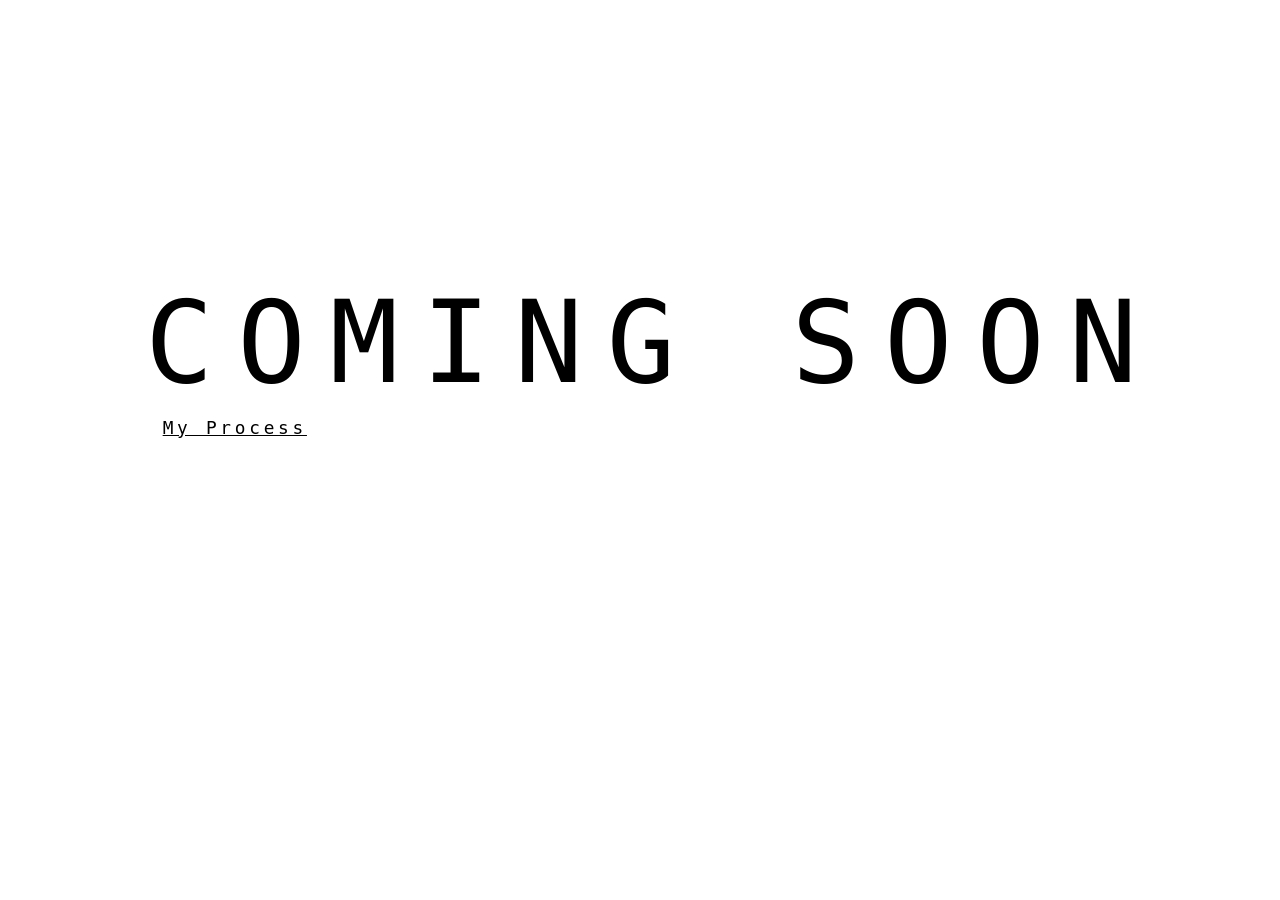
<file: coming-soon/index.html>
<!DOCTYPE html>
<html lang="en">
<head>
  <meta charset="UTF-8">
  <!-- מתאים את העמוד לרוחב המסך בטלפון ובטאבלט -->
  <meta name="viewport" content="width=device-width, initial-scale=1.0">
  <title>Coming Soon</title>
  <!-- הדף נמצא בתיקייה, אז ../ עולה לתיקייה הראשית -->
  <link rel="stylesheet" href="../styles.css">
</head>
<body class="page-light">

  <!-- עמוד "בקרוב": כותרת וקישור לעמוד התהליך -->
  <main class="coming-soon">
    <h1 class="coming-soon-title">COMING SOON</h1>
    <a class="coming-soon-link" href="../process/">My Process</a>
  </main>

</body>
</html>
</file>
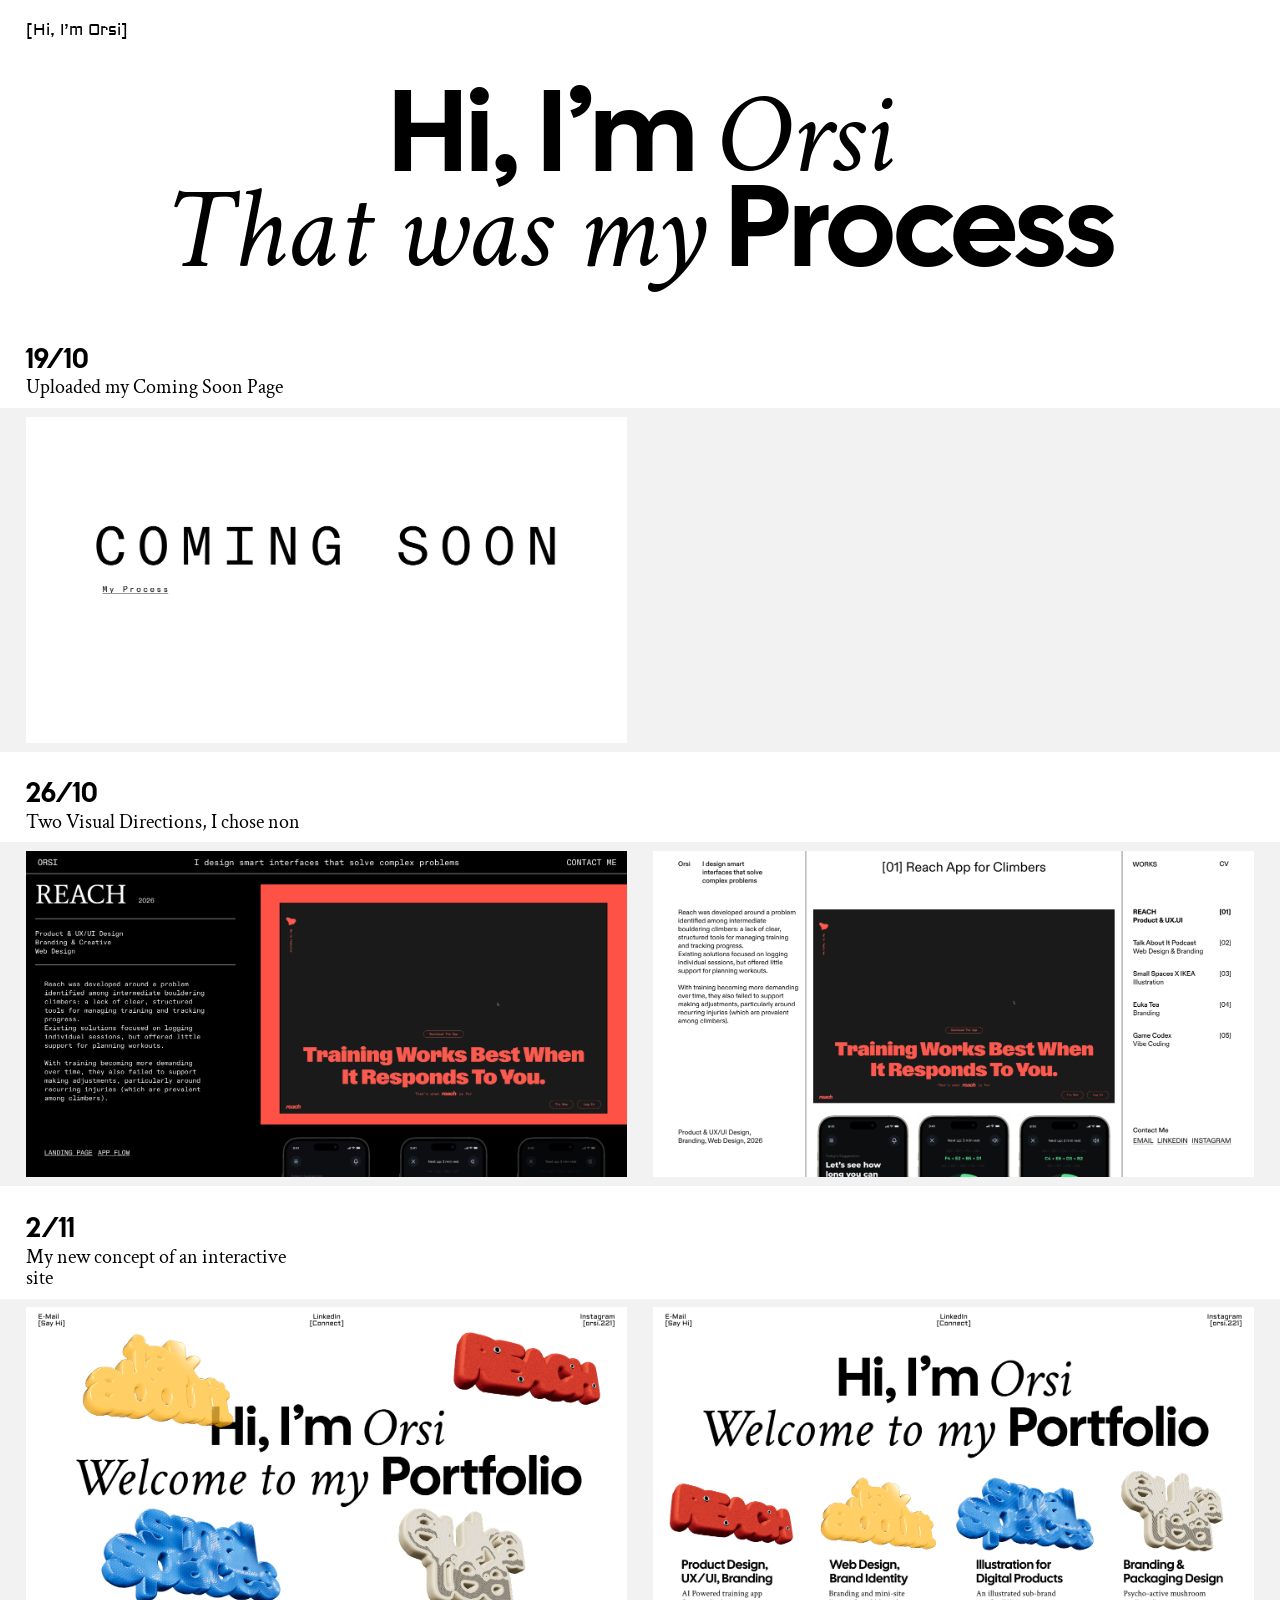
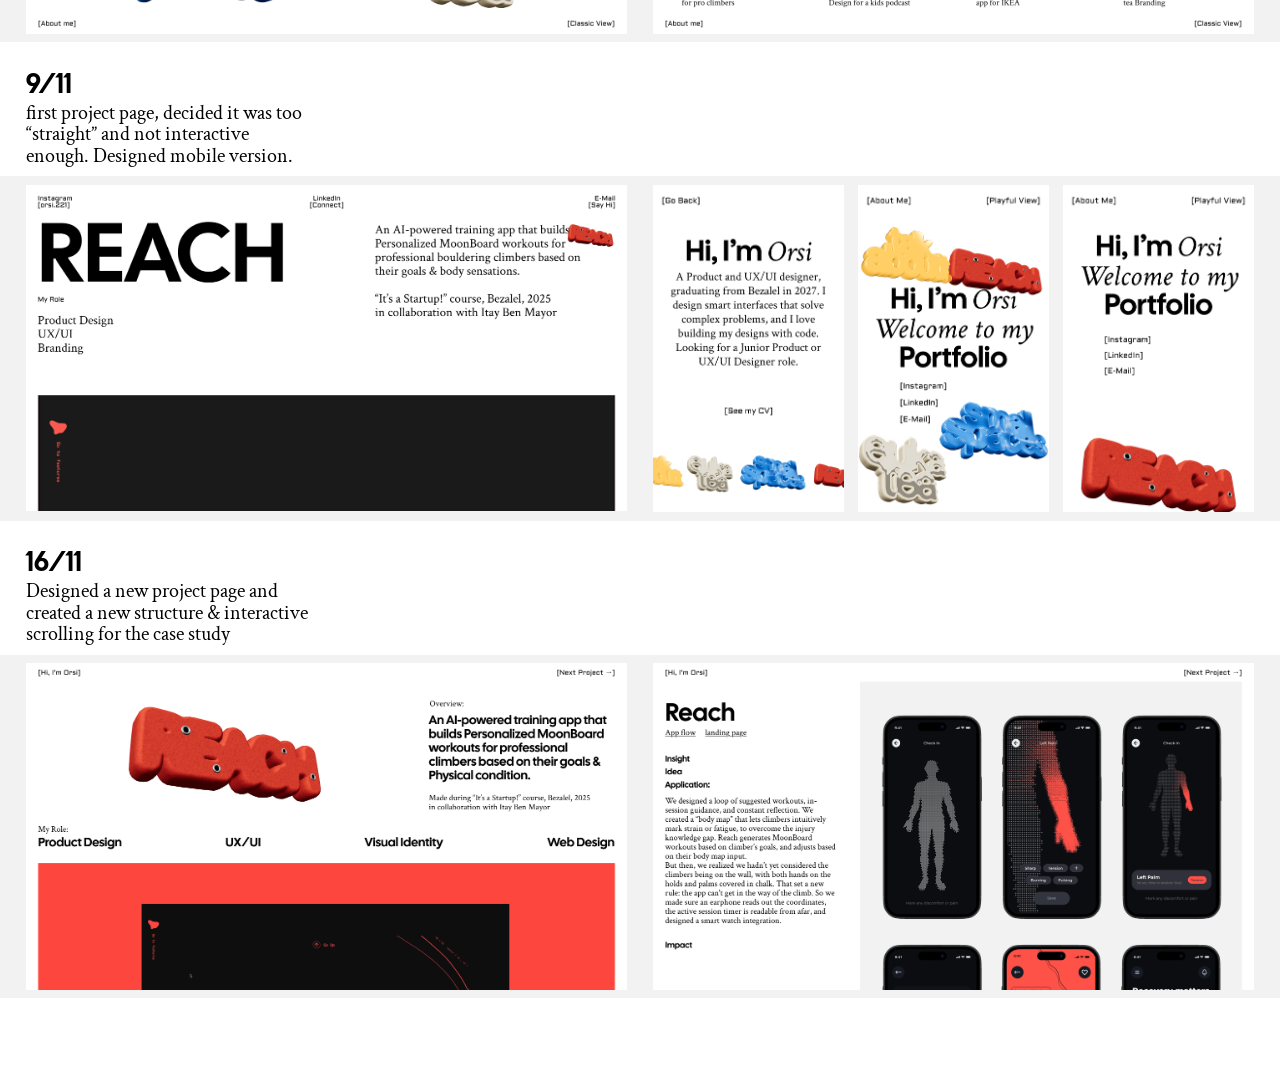
<file: process/index.html>
<!DOCTYPE html>
<html lang="en">
<head>
  <meta charset="UTF-8">
  <!-- מתאים את העמוד לרוחב המסך בטלפון ובטאבלט -->
  <meta name="viewport" content="width=device-width, initial-scale=1.0">
  <title>Process – Or Sinalevich</title>
  <!-- עמוד שמגיעים אליו רק מהכתובת (/process): אין אליו קישור באתר, ומנועי חיפוש לא מציגים אותו -->
  <meta name="robots" content="noindex">

  <!-- הפונטים מהפיגמה, מ-Google Fonts -->
  <link rel="preconnect" href="https://fonts.googleapis.com">
  <link rel="preconnect" href="https://fonts.gstatic.com" crossorigin>
  <link rel="stylesheet" href="https://fonts.googleapis.com/css2?family=Aldrich&family=Cal+Sans&family=Crimson+Text:ital@0;1&display=swap">

  <!-- הדף נמצא בתיקייה, אז ../ עולה לתיקייה הראשית -->
  <link rel="stylesheet" href="../styles.css">
</head>
<body class="page-light">

  <!-- ==========================================
       עמוד ה-process: שלבי העבודה על האתר, לפי תאריכים (חלק מההגשה).
       לכל שלב: תאריך, משפט, ומתחתיו צילומי מסך על רקע אפור
       ========================================== -->
  <main class="process">

    <!-- חזרה לעמוד הבית -->
    <a class="hero-link process-back" href="../">[Hi, I’m Orsi]</a>

    <!-- הכותרת: כמו בעמוד הבית -->
    <h1 class="process-title">
      <span class="process-title-line">Hi, I’m <em class="process-title-italic">Orsi</em></span>
      <span class="process-title-line"><em class="process-title-italic">That was my</em> Process</span>
    </h1>

    <ol class="process-steps">

      <li class="process-step">
        <h2 class="process-date">19/10</h2>
        <p class="process-note">Uploaded my Coming Soon Page</p>
        <div class="process-panel">
          <img class="process-image" src="/process/media/coming-soon.png" alt="The Coming Soon page">
        </div>
      </li>

      <li class="process-step">
        <h2 class="process-date">26/10</h2>
        <p class="process-note">Two Visual Directions, I chose non</p>
        <div class="process-panel">
          <img class="process-image" src="/process/media/direction-b.png" alt="Visual direction B: a dark layout with the REACH project" loading="lazy">
          <img class="process-image" src="/process/media/direction-a.png" alt="Visual direction A: a light layout with the REACH project" loading="lazy">
        </div>
      </li>

      <li class="process-step">
        <h2 class="process-date">2/11</h2>
        <p class="process-note">My new concept of an interactive site</p>
        <div class="process-panel">
          <img class="process-image" src="/process/media/concept-playful.png" alt="The new home page, with 3D objects around the title" loading="lazy">
          <img class="process-image" src="/process/media/concept-index.png" alt="The new home page in Classic View, the projects in a row" loading="lazy">
        </div>
      </li>

      <li class="process-step">
        <h2 class="process-date">9/11</h2>
        <p class="process-note">first project page, decided it was too “straight” and not interactive enough. Designed mobile version.</p>
        <div class="process-panel">
          <img class="process-image" src="/process/media/first-project-page.png" alt="The first REACH project page" loading="lazy">
          <!-- שלושה מסכי טלפון של עמוד הבית: About, התצוגה המשחקית, Classic View -->
          <div class="process-phones">
            <img class="process-image" src="/process/media/mobile-about.png" alt="The home page on the phone: About me" loading="lazy">
            <img class="process-image" src="/process/media/mobile-playful.png" alt="The home page on the phone: the playful view" loading="lazy">
            <img class="process-image" src="/process/media/mobile-classic.png" alt="The home page on the phone: Classic View" loading="lazy">
          </div>
        </div>
      </li>

      <li class="process-step">
        <h2 class="process-date">16/11</h2>
        <p class="process-note">Designed a new project page and created a new structure &amp; interactive scrolling for the case study</p>
        <div class="process-panel">
          <img class="process-image" src="/process/media/new-project-header.png" alt="The new REACH project page: the header" loading="lazy">
          <img class="process-image" src="/process/media/new-project-application.png" alt="The new REACH project page: the case study with scrolling images" loading="lazy">
        </div>
      </li>

    </ol>
  </main>

  <script src="../hover-line.js"></script>

</body>
</html>
</file>
<file: styles.css>
/* ==========================================
   משתנים: הצבעים, הפונטים והריווחים מהפיגמה
   ========================================== */
/* פונטים מקומיים (fonts/): רק לטקסט מעל סרטון המטפס בעמוד REACH */
@font-face {
  font-family: "ABC Gravity";
  src: url("fonts/ABCGravity-Normal-Trial.otf") format("opentype");
  font-display: swap;
}

@font-face {
  font-family: "Reckless Standard S";
  src: url("fonts/RecklessStandardS-TRIAL-Regular.ttf") format("truetype");
  font-display: swap;
}

:root {
  /* צבעים */
  --color-black: #000000;
  --color-white: #FFFFFF;

  /* פונטים */
  /* אם קבצי הפונט לא נמצאים בפרויקט, הדפדפן יציג פונט מונו אחר */
  --font-main: "ABC Diatype Mono", monospace;
  --font-weight-regular: 400;
  --font-hero-ui: "Aldrich", sans-serif;            /* הקישורים בהירו */
  --font-hero-display: "Cal Sans", sans-serif;      /* "Hi, I’m" ותחומי העיסוק */
  --font-hero-name: "Crimson Text", serif;          /* "Orsi", באיטליק */

  /* ההירו: מידת קנה מידה. פיקסל אחד בפריים של פיגמה (1440×781 במחשב),
     קטן או גדל לפי המסך כך שכל הפריים תמיד נכנס */
  /* במסך גדול הפריים גדל עד פי hero-max-scale (מסך ברוחב 1920), ומעבר לזה נשאר בגודל הזה וממורכז (כמו MAX_SCALE ב-hero.js) */
  --hero-max-scale: calc(1920 / 1440);
  --hero-scale: min(calc(100vw / 1440), calc(100svh / 781), calc(var(--hero-max-scale) * 1px));
  /* במסך גבוה יותר מהפריים: הגובה שנשאר מעבר לפריים. ב-Classic View הוא מתחלק שווה בין שלושת המרווחים
     (מעל הכותרת, בין הכותרת לפרויקטים, ומתחת לפרויקטים), ולכן הכותרת עולה שישית ממנו והפרויקטים יורדים שישית */
  --hero-extra: calc(100svh - 781 * var(--hero-scale));
  /* הקישורים בפינות: בגודל של הפיגמה, ובמסך גדול גדלים יחד עם הפריים (אבל לא קטנים ממנו) */
  --hero-link-size: max(16px, calc(16 * var(--hero-scale)));  /* UI בפיגמה */
  --phone-button-size: 18px;                        /* כל הכפתורים בטלפון (ההירו, עמוד פרויקט, 404) */
  --hero-edge: max(29px, calc(29 * var(--hero-scale)));                                /* מרחק הקישורים משולי המסך */
  --hero-link-top: max(22px, calc(22 * var(--hero-scale)));                            /* במחשב: About me ו-Classic View למעלה, 22 מלמעלה */
  --hero-link-bottom: max(16px, calc(16 * var(--hero-scale)));                         /* במחשב: יצירת הקשר למטה, 16 מלמטה */
  /* גודל מינימלי לטקסט שקטן יחד עם המסך, כדי שיישאר קריא (במסך מלא לא משנה כלום) */
  --hero-text-min: 16px;                            /* טקסט לקריאה: תיאורים, About */
  --hero-heading-min: 18px;                         /* התחומים ב-Classic View */
  /* סגנונות הטקסט בהירו (Text Styles בפיגמה). הגדלים בפיקסלים של הפריים, ו-hero-scale מקטין אותם לפי המסך.
     בטלפון חלק מהם מוגדרים מחדש (בסוף הקובץ) */
  --type-display: 130;                      /* הכותרת "Hi, I’m Orsi" */
  --type-display-leading: calc(100 * var(--hero-scale));  /* גובה השורה גדל וקטן יחד עם הכותרת, כדי שהשורות לא יעלו זו על זו */
  --type-lead: 40;                          /* הטקסט ב-About me */
  --type-lead-leading: 1.1;
  --type-heading: 30;                       /* התחומים ב-Classic View */
  --type-heading-leading: 1.1;
  --type-body: 22;                          /* המשפט על כל פרויקט */
  --type-body-leading: 1.1;
  --classic-column: 323;                    /* Classic View: רוחב הטור של כל פרויקט (הטקסט ממורכז בו) */
  --about-lift: 34.5;                       /* במחשב: About me (הכותרת, הטקסט והכפתור) עולה ביחד, כדי שיהיה ממורכז לגובה המסך */
  /* בטלפון: כמה אזור הלחיצה של כפתור גדול מהטקסט שלו, לכל כיוון (כדי להגיע ל-44px) */
  --hero-tap-extra: 13px;
  --hero-contact-gap: 16px;                         /* בטלפון: הרווח בין Instagram, LinkedIn ו-E-Mail */
  /* עמוד פרויקט חדש במחשב (study): הגדלים מהפיגמה, בפיקסלים קבועים */
  --study-ui-size: 16px;                    /* הקישורים בפס העליון (UI) */
  --study-bar-height: 45px;                 /* הפס העליון הלבן */
  --study-bar-text-top: 16px;               /* הקישורים בפס: 16 מלמעלה */
  --study-margin: 29px;                     /* השוליים בצדדים */
  --study-heading-size: 30px;               /* Desktop Heading */
  --study-body-size: 20px;                  /* Desktop Body */
  --study-leading: 1.1;                     /* גובה השורה של שניהם */
  --study-display-size: 60px;               /* "Reach" בקייס סטאדי (קטן מהפיגמה, כדי שהטקסט ייכנס למסך) */
  --study-display-leading: 60px;
  --study-header-top: 41px;                 /* מהפס עד "Overview:" */
  --study-top-height: 300px;                /* מ-"Overview:" עד "My Role:" */
  --study-object-top: 14px;                 /* האובייקט מתחיל קצת מתחת ל-"Overview:" */
  --study-object-width: 470px;
  --study-object-ratio: 470 / 236;          /* הפרופורציות של האובייקט (רוחב / גובה) */
  --study-object-figma-height: 236;         /* גובה האובייקט בפיגמה (מספר בלי px, לחישוב לפי גובה המסך) */
  --study-object-figma-top: 14;             /* המרחק מ-"Overview:" עד האובייקט בפיגמה (מספר בלי px) */
  --study-top-figma-height: 300;            /* מ-"Overview:" עד "My Role:" בפיגמה (מספר בלי px) */
  --study-object-shift: 42px;               /* האובייקט קצת שמאלה ממרכז החלק שלו */
  --study-overview-width: 446px;            /* הטור של הסקירה מימין */
  --study-overview-gap: 11px;               /* מ-"Overview:" עד הטקסט */
  --study-role-gap: 3px;                    /* מ-"My Role:" עד התפקידים */
  --study-paragraph-gap: 27px;              /* בין הסקירה לשורת הקורס */
  --study-cover-gap: 34px;                  /* מהתפקידים עד התמונה */
  --study-cover-color: #FD463E;             /* הרקע האדום מאחורי הסרטון בהדר (בעמודים האחרים: צבע אחר) */
  /* הקייס סטאדי */
  --study-text-column: 410px;               /* רוחב טור הטקסט משמאל */
  --study-columns-gap: 57px;                /* בין הטקסט לדימויים */
  --study-media-gap: 20px;                  /* בין הדימויים */
  --study-title-top: 42px;                  /* מתחת לפס העליון עד "Reach" */
  --study-links-gap: 8px;                   /* מ-"Reach" עד הקישורים */
  --study-link-spacing: 22px;               /* בין App flow ל-landing page */
  --study-chapters-top: 40px;               /* מהקישורים עד הכותרת הראשונה */
  --study-chapter-gap: 9px;                /* בין כותרות החלקים */
  --study-chapter-text-top: 17px;           /* מהכותרת עד הטקסט שלה */
  --study-chapter-text-bottom: 27px;        /* מהטקסט עד הכותרת הבאה (36 פחות הרווח שבין כותרות) */
  --study-chapter-time: 0.5s;               /* כמה זמן לוקח לטקסט להתחלף */
  --study-chapter-shift: 24px;              /* כמה הטקסט זז למעלה / למטה כשהוא מתחלף */
  --study-panel: #F2F2F2;                   /* הרקע האפור מאחורי המסכים */
  --study-panel-video: #EFEFEF;             /* הרקע מאחורי סרטון הטיימר */
  --study-impact-dark: rgba(0, 0, 0, 0.27);       /* שכבה כהה מעל סרטון המטפס */
  --study-impact-tint: rgba(254, 81, 71, 0.21);   /* שכבה אדומה מעל סרטון המטפס */
  --study-impact-red: #FE5147;              /* הטקסט האדום מעל הסרטון */
  --study-impact-leading: 1.07;
  --font-impact-title: "ABC Gravity", sans-serif;
  --font-impact-text: "Reckless Standard S", serif;
  /* ניסיון בעמוד REACH (study-grid): ההדר בגריד של 12 עמודות, עם החוקיות של signal-a.studio.
     השוליים קבועים והכל נשאר צמוד אליהם, והמרווחים נפתחים באמצע */
  --grid-grid-columns: 12;
  --grid-grid-gutter: 20px;                /* הרווח בין העמודות */
  --grid-frame-height: 900;                /* גובה המסך שבו הגדלים כמו בפיגמה */
  --grid-object-max: 1.4;                   /* האובייקט גדל עד פי 1.4 מהגודל בפיגמה, ולא יותר (כדי שלא יתפקסל) */
  --grid-overview-max: 640px;              /* הכי רחב שהסקירה נמתחת (אחר כך נשארת צמודה לשוליים מימין) */
  --grid-overview-max-big: 720px;          /* מ-1920, כשהטקסט גדול יותר */
  --grid-roles-gap: 33px;                  /* מתחת לאובייקט או לסקירה (הגבוה מביניהם) עד "My Role:" */
  /* הפוטר: הפרויקטים האחרים */
  --study-footer-height: 496px;             /* גובה הפוטר (הפריים בפיגמה) */
  /* עמוד Let’s Talk About It במחשב: מה ששונה מ-REACH */
  --talk-yellow: #F4C848;                   /* הרקע הצהוב מאחורי הסרטון בהדר */
  --talk-panel: #E7E5E1;                    /* הרקע האפור מאחורי המסכים */
  --talk-object-width: 475px;               /* האובייקט בהדר */
  --talk-object-ratio: 475 / 297;
  --talk-object-figma-top: -28;
  --talk-object-figma-height: 297;
  --talk-object-top: -28px;                 /* האובייקט מתחיל 28 פיקסלים מעל "Overview:" */
  --talk-object-shift: 83px;                /* האובייקט שמאלה ממרכז החלק שלו */
  /* עמוד Let’s Talk About It בטלפון: מה ששונה מ-REACH */
  --talk-case-object-width: 262;            /* האובייקט בהדר, בפיקסלים */
  --talk-case-object-height: 164;
  --talk-case-object-top: 8px;              /* מהפס עד האובייקט */
  --talk-case-role-top: 22px;               /* מהאובייקט עד "My Role:" */
  --talk-case-cover-top: 25px;              /* מהתפקידים עד הסרטון */
  --talk-drawing-radius: 23px;              /* הפינות המעוגלות של סרטון הציור הראשון ב-Application (במחשב ובטלפון) */
  --talk-drawing-zoom: 1.0645;              /* הסרטון מוגדל כדי שלא יראו את השוליים של ההקלטה (החיתוך בפיגמה) */
  /* עמוד Small Spaces במחשב: מה ששונה מ-REACH */
  --small-blue: #1377FC;                    /* הרקע הכחול מאחורי אתר הנחיתה בהדר */
  --small-object-width: 509px;              /* האובייקט בהדר */
  --small-object-ratio: 509 / 272;
  --small-object-figma-top: -15;
  --small-object-figma-height: 272;
  --small-object-top: -15px;                /* האובייקט מתחיל 15 פיקסלים מעל "Overview:" */
  --small-object-shift: 83px;               /* האובייקט שמאלה ממרכז החלק שלו */
  /* עמוד Small Spaces בטלפון: מה ששונה מ-REACH */
  --small-case-object-width: 290;           /* האובייקט בהדר, בפיקסלים */
  --small-case-object-height: 155;
  --small-case-object-top: 17px;            /* מהפס עד האובייקט */
  --small-case-role-top: 22px;              /* מהאובייקט עד "My Role:" */
  --small-case-cover-top: 25px;             /* מהתפקידים עד אתר הנחיתה */
  /* עמוד Euka Tea במחשב: מה ששונה מ-REACH */
  --euka-object-width: 384px;               /* האובייקט בהדר */
  --euka-object-ratio: 384 / 304;
  --euka-object-figma-top: -15;
  --euka-object-figma-height: 304;
  --euka-object-top: -15px;                 /* האובייקט מתחיל 15 פיקסלים מעל "Overview:" */
  --euka-object-shift: 102px;               /* האובייקט שמאלה ממרכז החלק שלו */
  --euka-about-top: 42px;                   /* מ-"Euka Tea" עד "About:" (אין קישורים ביניהם) */
  /* עמוד Euka Tea בטלפון: מה ששונה מ-REACH */
  --euka-case-object-width: 234;            /* האובייקט בהדר, בפיקסלים */
  --euka-case-object-height: 185;
  --euka-case-object-top: 5px;              /* מהפס עד האובייקט */
  --euka-case-role-top: 4px;                /* מהאובייקט עד "My Role:" */
  --euka-case-cover-top: 25px;              /* מהתפקידים עד התמונה */
  --euka-case-credits-width: 335px;         /* שורת הקורס: קצת צרה יותר, כדי שתישבר כמו בפיגמה */
  --euka-case-footer-objects: 91px;         /* גובה השורה של האובייקטים בפוטר (האובייקט הגבוה: talk about it) */
  --study-footer-side: 121px;              /* מהקצה של המסך עד העמודה הראשונה והאחרונה (נשמר תמיד, והרווחים בין העמודות גדלים) */
  --study-footer-column: 323px;             /* רוחב העמודה של כל פרויקט (הטקסט ממורכז בה) */
  --study-footer-object-bottom: 255px;      /* מלמעלה עד התחתית של כל האובייקטים (כולם על אותו קו) */
  --study-footer-text-top: 262px;           /* מלמעלה עד הכותרות */
  --study-footer-about-size: 22px;          /* המשפט מתחת לכותרת (Desktop Body בפיגמה של הפוטר) */
  --study-contact-top: 448px;               /* מלמעלה עד יצירת הקשר בתחתית הפוטר */
  /* עמוד 404: פריים של 1440×781 במחשב ו-393×670 בטלפון, שגדל וקטן לפי המסך */
  --not-found-scale: min(calc(100vw / 1440), calc(100svh / 781), calc(var(--hero-max-scale) * 1px));  /* עד מסך ברוחב 1920, כמו עמוד הבית */
  --not-found-size: 600;                    /* "404" */
  --not-found-leading: 100;
  --not-found-x: -27.5;                     /* "404" קצת שמאלה מהמרכז */
  --not-found-y: -64.5;                     /* השורה של "404" ביחס לאמצע הגובה */
  --not-found-subtitle-size: 36;            /* "This page Was Not Found" */
  --not-found-subtitle-leading: 100px;
  --not-found-subtitle-width: max-content;  /* במחשב בשורה אחת */
  --not-found-subtitle-x: 0;
  --not-found-subtitle-y: 165.5;            /* מרכז השורה ביחס לאמצע הגובה */
  --not-found-home-y: 265.5;                /* [Go Back Home] ביחס לאמצע הגובה */
  --not-found-home-x: 0;
  --not-found-home-size: var(--study-ui-size);  /* [Go Back Home] */
  --study-footer-about-top: 9px;            /* מהכותרת עד המשפט */
  --study-footer-about-width: 219;          /* רוחב המשפט בפיגמה, בטקסט של 22 (מספר בלי px: הרוחב גדל יחד עם הטקסט) */
  /* עמוד פרויקט בטלפון (case): פריים ברוחב 393 בפיגמה. הטקסטים בגודל קבוע, הדימויים נמתחים לרוחב המסך */
  --case-margin: 18px;                      /* השוליים בצדדים */
  --case-bar-height: 53px;                  /* הפס העליון הלבן */
  --case-bar-text-top: 25px;                /* הקישורים בפס: 25 מלמעלה */
  --case-ui-size: var(--phone-button-size); /* הקישורים בפס העליון: כמו כל הכפתורים בטלפון */
  --case-text-size: 20px;                   /* כל הטקסטים (Text ו-Desktop Body בפיגמה) */
  --case-footer-text-size: 18px;            /* התחומים מתחת לאובייקטים בפוטר */
  --case-leading: 1.1;
  --case-object-top: 25px;                  /* מהפס עד האובייקט */
  --case-object-width: 254;                 /* האובייקט בהדר, בפיקסלים */
  --case-object-height: 128;
  --case-role-top: 41px;                    /* מהאובייקט עד "My Role:" */
  --case-role-gap: 11px;                    /* מ-"My Role:" עד התפקידים */
  --case-role-row-gap: 8px;                 /* בין שתי שורות התפקידים */
  --case-role-column: 179px;                /* הטור השמאלי של התפקידים: הימני מתחיל באמצע המסך */
  --case-cover-top: 34px;                   /* מהתפקידים עד הסרטון */
  --case-text-width: 336px;                 /* הטקסט הרץ של כל חלק */
  --case-title-gap: 13px;                   /* משם החלק ("Insight:") עד המשפט המרכזי */
  --case-lead-gap: 19px;                    /* מהמשפט המרכזי עד ההסבר */
  --case-footer-title-gap: 22px;            /* מ-"Check These Out:" עד הפרויקטים בפוטר */
  --case-credits-gap: 19px;                 /* מהסקירה עד שורת הקורס */
  --case-links-top: 15px;                   /* משורת הקורס עד הקישורים */
  --case-link-spacing: 22px;                /* בין App flow ל-landing page */
  --case-block-gap: 40px;                   /* בין טקסט לדימוי */
  --case-media-gap: 20px;                   /* בין שני דימויים */
  --case-footer-gap: 47px;                  /* בין הפרויקטים בפוטר (כמו בפיגמה). כשהקרוסלה זזה, footer-carousel.js מחשב רווח לפי רוחב המסך */
  --case-footer-text-top: 8px;              /* מהאובייקט עד התחום שלו */
  --case-bottom: 40px;                      /* מתחת לפרויקטים בפוטר, בסוף העמוד */
  /* התנועה בגלילה: אותו מעבר כמו בין הטקסטים בקייס סטאדי במחשב (study-chapter) */
  --case-reveal-time: var(--study-chapter-time);
  --case-reveal-shift: var(--study-chapter-shift);
  --project-parts-size: 20px;               /* בעמוד פרויקט: הרשימה "→ Mobile App" */
  --project-parts-leading: 31px;            /* המרחק בין השורות ברשימה (בפיגמה) */
  --hero-label-size: 24;                            /* במחשב: הטקסט בסמן (בפריים של 1440) */
  --hero-label-width: calc(206 / 24 * 1em);         /* במחשב: הרוחב שבו השורות נשברות: כל טקסט בשתי שורות (Packaging Design הארוכה, 203 עם הריפוד) */
  --hero-label-pad-x: calc(6 / 24 * 1em);           /* במחשב: 6px מהצדדים */
  --hero-label-pad-y: calc(4 / 24 * 1em);           /* במחשב: 4px למעלה ולמטה */
  --hero-label-size-mobile: 20px;                   /* בטלפון: הטקסט מעל האובייקט (Text בפיגמה) */
  --hero-label-leading-mobile: 1.25;                /* בטלפון: 25px בין השורות, כמו בפיגמה */
  --hero-label-width-mobile: 172px;                 /* בטלפון: הרוחב שבו השורות נשברות: כל טקסט בשתי שורות (השורה הארוכה, Packaging Design, 160 + הריפוד) */
  --hero-label-pad-x-mobile: 6px;                   /* בטלפון: 6px מהצדדים */
  --hero-label-pad-y-mobile: 4px;                   /* בטלפון: 4px למעלה ולמטה */
  /* לוח הכיוונון לתנועה (motion-tuner.js, רק בכתובת עם ?tune) */
  --tuner-font: system-ui, sans-serif;
  --tuner-text-size: 12px;
  --tuner-width: 320px;
  --tuner-gap: 8px;
  --tuner-edge: 12px;
  --tuner-shade: rgba(255, 255, 255, 0.94);

  /* הופעת הדף כשהכל נטען (page-ready.js) */
  --page-reveal-time: 0.4s;

  /* המעבר בין התצוגה המשחקית ל-Classic View (כמו התנועה של האובייקטים ב-hero.js) */
  --hero-view-time: 1.1s;
  --hero-view-ease: cubic-bezier(0.65, 0, 0.35, 1);  /* מתחיל ונגמר ברכות */

  /* יחידת מידה: פיקסל אחד בפיגמה.
     הפריים ברוחב 1440px, אז במסך צר יותר הכול קטן באותו יחס */
  --page-width: calc(1440 * var(--unit-grow));
  --unit: min(1px, calc(100vw / 1440));
  /* כמו unit, אבל במסך רחב מ-1440 גם גדל, עד מסך ברוחב 1920 (ואז נעצר, כמו עמוד הבית).
     לדברים הגדולים: Coming Soon והכותרת בעמוד ה-process */
  --unit-grow: min(calc(100vw / 1440), calc(var(--hero-max-scale) * 1px));

  /* גדלי טקסט */
  --text-title: calc(128 * var(--unit-grow));  /* "COMING SOON" */
  --text-small: calc(20 * var(--unit-grow));   /* "My Process" בעמוד ה-Coming Soon */
  --letter-spacing-wide: 0.21em;          /* 21% בפיגמה, בעמוד ה-Coming Soon */

  /* ריווחים (המרחקים מהפריים בפיגמה) */
  --space-title-top: calc(300 * var(--unit-grow));       /* "COMING SOON" מתחילה 300px מלמעלה */
  --space-title-side: calc(163 * var(--unit-grow));      /* ו-163px משמאל */
  --space-link-indent: calc(20 * var(--unit-grow));      /* "My Process" מוזז 20px ימינה מהכותרת */

  /* עמוד ה-process (פריים של 1440 בפיגמה). הגדלים ב-unit, אז במסך צר יותר הכול קטן באותו יחס */
  --process-side: calc(29 * var(--unit));            /* השוליים בצדדים */
  --process-back-top: calc(22 * var(--unit));        /* [Hi, I’m Orsi] למעלה משמאל */
  --process-title-top: calc(98 * var(--unit-grow));       /* מלמעלה עד הכותרת */
  --process-title-size: calc(130 * var(--unit-grow));     /* הכותרת, כמו בעמוד הבית */
  --process-title-leading: calc(100 * var(--unit-grow));
  --process-steps-top: calc(75 * var(--unit-grow));       /* מהכותרת עד התאריך הראשון (387 בפריים) */
  --process-text-width: calc(323 * var(--unit));     /* רוחב הטקסט של כל שלב */
  --process-date-size: calc(30 * var(--unit));       /* התאריך (Desktop Heading) */
  --process-note-size: calc(22 * var(--unit));       /* המשפט מתחת לתאריך */
  --process-leading: 1.1;
  --process-note-gap: calc(5 * var(--unit));         /* מהתאריך עד המשפט */
  --process-panel-top: calc(10 * var(--unit));       /* מהמשפט עד הרקע האפור */
  --process-panel-pad: calc(10 * var(--unit));       /* הרקע האפור בולט 10 מעל ומתחת לתמונות */
  --process-image-gap: calc(29 * var(--unit));       /* בין שתי תמונות */
  --process-phone-gap: calc(15 * var(--unit));       /* בין מסכי הטלפון */
  --process-step-gap: calc(30 * var(--unit));        /* מהרקע האפור עד התאריך הבא */
  --process-bottom: calc(87 * var(--unit));          /* מתחת לשלב האחרון */
}

/* מסך גדול (1920 ומעלה): הטקסט בעמוד ה-process גדל במדרגה אחת, כמו בעמודי הפרויקטים */
@media (min-width: 1920px) {
  :root {
    --process-date-size: 34px;
    --process-note-size: 24px;
    --process-text-width: calc(323 / 22 * 24px);   /* רוחב הטקסט גדל יחד איתו, כדי שיישבר כמו בפיגמה */
  }
}

/* ==========================================
   בסיס
   ========================================== */
* {
  margin: 0;
  padding: 0;
  box-sizing: border-box;
}

body {
  font-family: var(--font-main);
  font-weight: var(--font-weight-regular);
}

/* עמוד בהיר: רקע לבן וטקסט שחור (Coming Soon) */
.page-light {
  background-color: var(--color-white);
  color: var(--color-black);
}


img {
  display: block;
}

/* ==========================================
   עמוד "Coming Soon" (index.html)
   ========================================== */

/* המסך כולו, ברוחב הפריים ובמרכז */
.coming-soon {
  max-width: var(--page-width);
  min-height: 100vh;
  margin: 0 auto;
  padding-top: var(--space-title-top);
  padding-left: var(--space-title-side);
}

/* הכותרת הגדולה */
.coming-soon-title {
  font-size: var(--text-title);
  font-weight: var(--font-weight-regular);
  letter-spacing: var(--letter-spacing-wide);
  line-height: 1.328;  /* כמו בפיגמה: 170px גובה ל-128px טקסט */
  white-space: nowrap;  /* תמיד בשורה אחת */
}

/* הקישור לעמוד ה-process, עם קו תחתון */
.coming-soon-link {
  display: inline-block;
  margin-left: var(--space-link-indent);
  font-size: var(--text-small);
  letter-spacing: var(--letter-spacing-wide);
  color: inherit;  /* אותו צבע כמו הטקסט, ולא כחול */
  text-decoration: underline;
}

/* ==========================================
   עמוד ה-process (process/index.html): שלבי העבודה לפי תאריכים.
   מגיעים אליו רק מהכתובת /process (אין אליו קישור באתר)
   ========================================== */
.process {
  position: relative;
  padding: var(--process-title-top) var(--process-side) var(--process-bottom);
}

/* [Hi, I’m Orsi]: חזרה לעמוד הבית, למעלה משמאל */
.process-back {
  top: var(--process-back-top);
  left: var(--process-side);
  font-family: var(--font-hero-ui);
  font-size: var(--study-ui-size);
}

/* הכותרת, כמו בעמוד הבית: "Hi, I’m" ו-"Process" ב-Cal Sans, "Orsi" ו-"That was my" באיטליק */
.process-title {
  font-family: var(--font-hero-display);
  font-size: var(--process-title-size);
  font-weight: var(--font-weight-regular);
  line-height: var(--process-title-leading);
  text-align: center;
  white-space: nowrap;
}

.process-title-line {
  display: block;
}

.process-title-italic {
  font-family: var(--font-hero-name);
  font-style: italic;
}

.process-steps {
  margin-top: var(--process-steps-top);
  list-style: none;
}

.process-step + .process-step {
  margin-top: var(--process-step-gap);
}

/* התאריך והמשפט */
.process-date,
.process-note {
  width: var(--process-text-width);
  font-weight: var(--font-weight-regular);
  line-height: var(--process-leading);
}

.process-date {
  font-family: var(--font-hero-display);
  font-size: var(--process-date-size);
}

.process-note {
  margin-top: var(--process-note-gap);
  font-family: var(--font-hero-name);
  font-size: var(--process-note-size);
}

/* הרקע האפור: מקצה לקצה של המסך (יוצא מהשוליים של העמוד), והתמונות בתוכו בשוליים הרגילים,
   בשני טורים (שלב עם תמונה אחת: רק הטור השמאלי) */
.process-panel {
  display: grid;
  grid-template-columns: 1fr 1fr;
  column-gap: var(--process-image-gap);
  margin: var(--process-panel-top) calc(-1 * var(--process-side)) 0;
  padding: var(--process-panel-pad) var(--process-side);
  background: var(--study-panel);
}

.process-image {
  display: block;
  width: 100%;
  height: auto;
}

/* שלושה מסכי טלפון בטור הימני */
.process-phones {
  display: grid;
  grid-template-columns: repeat(3, 1fr);
  column-gap: var(--process-phone-gap);
}

/* ==========================================
   טלפון: עד שיהיה עיצוב לנייד בפיגמה,
   הטקסט לא קטן מדי והתמונות אחת מתחת לשנייה
   ========================================== */
@media (max-width: 767px) {
  :root {
    --text-title: 9vw;  /* "COMING SOON" ממלאת את רוחב המסך */
    --space-title-side: 16px;
    --space-link-indent: 0px;
    --text-small: 14px;
  }
}

/* ==========================================
   ההירו בעמוד הבית (index.html)
   ========================================== */

/* מסך אחד מלא. כל החלקים ממוקמים ביחס אליו */
.hero {
  position: relative;
  height: 100svh;
  overflow: hidden;
  font-family: var(--font-hero-ui);
  user-select: none;  /* גרירה על ההירו לא מסמנת טקסט */
  -webkit-touch-callout: none;  /* באייפון: לחיצה ממושכת לא פותחת תפריט */
}

/* כל הקישורים: שחורים. בהובר מופיע קו תחתון שמתחיל מהאמצע ומתפשט לצדדים */
.hero-link {
  position: absolute;
  font-size: var(--hero-link-size);
  line-height: normal;
  color: inherit;
  text-decoration: none;
  white-space: nowrap;
  z-index: 1;
}

/* הקו התחתון בהובר: הקו הרגיל של הדפדפן, שמתגלה מהאמצע החוצה.
   מעל הטקסט יושב עותק שקוף שלו (::after) שרואים בו רק את הקו התחתון,
   והעותק נחשף מהאמצע לצדדים (clip-path). את הטקסט של העותק מעדכן hover-line.js */
.hero-link-line {
  position: relative;
}

.hero-link:not(.hero-link-two-lines)::after,
.hero-link-line::after {
  content: attr(data-text);
  content: attr(data-text) / "";  /* קוראי מסך לא מקריאים את העותק */
  position: absolute;
  top: 0;
  left: 0;
  color: transparent;
  text-decoration: underline;
  text-decoration-color: var(--color-black);
  white-space: nowrap;
  pointer-events: none;
  clip-path: inset(0 50%);        /* מוסתר: נשאר רק פס ברוחב 0 באמצע */
  transition: clip-path 0.3s ease;
}

.hero-link:hover::after,
.hero-link:hover .hero-link-line::after {
  clip-path: inset(0 0);          /* בהובר: נחשף עד הקצוות */
}

/* כפתורים (About, Classic View) נראים בדיוק כמו הקישורים */
button.hero-link {
  background: none;
  border: 0;
  padding: 0;
  font-family: inherit;
  cursor: pointer;
}

/* --- קישורים במחשב: למטה יצירת קשר, למעלה About me ו-Classic View --- */
.hero-nav-desktop .hero-link-instagram,
.project-nav .hero-link-instagram {
  bottom: var(--hero-link-bottom);
  right: var(--hero-edge);
  text-align: right;
}

.hero-nav-desktop .hero-link-linkedin,
.project-nav .hero-link-linkedin {
  bottom: var(--hero-link-bottom);
  left: 50%;
  transform: translateX(-50%);
  text-align: center;  /* LinkedIn ו-[Connect] ממורכזים זה מעל זה */
}

.hero-nav-desktop .hero-link-email,
.project-nav .hero-link-email {
  bottom: var(--hero-link-bottom);
  left: var(--hero-edge);
}

.hero-nav-desktop .hero-link-about {
  top: var(--hero-link-top);
  left: var(--hero-edge);
}

.hero-nav-desktop .hero-link-view {
  top: var(--hero-link-top);
  right: var(--hero-edge);
}

/* הקישורים של הטלפון מוסתרים במחשב */
.hero-nav-mobile {
  display: none;
}

/* הכותרת: במרכז המסך, בשתי שורות. בכל תצוגה היא בגודל ובגובה אחרים, ועוברת ביניהם ברכות */
.hero-title {
  position: absolute;
  top: calc(50% - 153.5 * var(--hero-scale));  /* 237 בפריים */
  left: 50%;
  transform: translateX(-50%);
  font-family: var(--font-hero-display);
  font-size: calc(var(--type-display) * var(--hero-scale));
  font-weight: var(--font-weight-regular);
  line-height: var(--type-display-leading);
  text-align: center;
  white-space: nowrap;
  transition: top var(--hero-view-time) var(--hero-view-ease),
              font-size var(--hero-view-time) var(--hero-view-ease),
              line-height var(--hero-view-time) var(--hero-view-ease);
}

.hero-title-line {
  display: block;
}

/* "Welcome to my Portfolio": נעלמת ב-About me */
.hero-title-welcome {
  transition: opacity 0.4s ease, visibility 0.4s;
}

.hero.is-about .hero-title-welcome {
  opacity: 0;
  visibility: hidden;
}

/* "Orsi" ו-"Welcome to my": פונט אחר, באיטליק.
   line-height: 0: הפונט השני לא מגדיל את השורה, וגובה השורה נשאר כמו בפיגמה */
.hero-title-name {
  font-family: var(--font-hero-name);
  font-style: italic;
  line-height: 0;
}

/* האזור שבו מצוירים האובייקטים: כל המסך, מעל הכותרת.
   fixed: נשאר על המסך גם כשגוללים (Classic View בטלפון), ו-hero.js מזיז את האובייקטים עם הגלילה.
   pointer-events: none מאפשר ללחוץ על הקישורים שמתחתיו */
.hero-objects {
  position: fixed;
  top: 0;
  left: 0;
  width: 100%;
  height: 100vh;
  height: 100lvh;  /* המסך במלואו, גם כשסרגל הדפדפן בטלפון מתכווץ */
  pointer-events: none;
  z-index: 2;
}

/* הטקסט שמופיע ליד אובייקט (בהובר ובזמן שמחזיקים אותו).
   hero.js מזיז אותו כך שיהיה צמוד לאובייקט */
.hero-object-label {
  position: absolute;
  top: 0;
  left: 0;
  width: var(--hero-label-width);  /* הרוחב לפי גודל הטקסט, כדי שהשורות יישברו כמו בפיגמה */
  font-family: var(--font-hero-display);
  font-size: max(var(--hero-text-min), calc(var(--hero-label-size) * var(--hero-scale)));
  line-height: 1.2;
  pointer-events: none;
  z-index: 3;
  opacity: 0;
  transition: opacity 0.2s ease;
}

/* רקע שחור לכל שורה בנפרד: כל שורה ברוחב שלה, והשורות צמודות זו לזו.
   במחשב: ריפוד גם למעלה ולמטה, כמו בפיגמה (הרקעים של השורות נוגעים זה בזה) */
.hero-object-label-text {
  padding: var(--hero-label-pad-y) var(--hero-label-pad-x);
  background: var(--color-black);
  color: var(--color-white);
  -webkit-box-decoration-break: clone;  /* הריפוד חוזר בכל שורה */
  box-decoration-break: clone;
}

/* שתי שכבות של אותו טקסט, שנשברות לשורות באותו מקום:
   בשכבה התחתונה רואים רק את הרקעים השחורים, ובשכבה העליונה רק את האותיות.
   כך הרקע של שורה לא מסתיר את תחתית האותיות בשורה שמעליה (כמו בפיגמה) */
.hero-object-label > .hero-object-label-text {
  color: transparent;
}

.hero-object-label-ink {
  position: absolute;
  inset: 0;
}

.hero-object-label-ink .hero-object-label-text {
  background: none;
}

.hero-object-label.is-visible {
  opacity: 1;
}

/* ==========================================
   Classic View: האובייקטים בשורה, ומתחת לכל אחד התחום ומשפט על הפרויקט.
   hero.js מוסיף ל-.hero את המחלקה is-classic
   ========================================== */

/* הכותרת עולה למעלה */
.hero.is-classic .hero-title {
  top: calc(50% - 292.5 * var(--hero-scale) - var(--hero-extra) / 6);  /* 98 בפריים */
}

.classic-list {
  list-style: none;
}

/* המקום לאובייקט מעל הטקסט: רק בטלפון */
.classic-object-space {
  display: none;
}

/* כל פרויקט: טור ברוחב 323 (בפיגמה), והטקסט ממורכז בו, מתחת לאובייקט.
   center: מרכז הטור. במסך רחב השורה נפתחת לרוחב (spread, כמו ב-hero.js),
   והטקסט זז יחד עם האובייקט שלו */
.classic-item {
  --spread: min(max(var(--hero-scale), calc(100vw / 1440)), calc(var(--hero-scale) * 1.3));
  position: absolute;
  left: calc(50% + (var(--center) - 720) * var(--spread) - var(--classic-column) / 2 * var(--hero-scale));
  top: calc(50% + (var(--y) - 390.5) * var(--hero-scale) + var(--hero-extra) / 6);
  width: calc(var(--classic-column) * var(--hero-scale));
  text-align: center;

  /* בתצוגה המשחקית: מוסתר */
  opacity: 0;
  visibility: hidden;
  transform: translateY(calc(12 * var(--hero-scale)));
  transition: opacity 0.25s ease, transform 0.25s ease, visibility 0s 0.25s;
}

/* ב-Classic View: מופיע אחרי שהאובייקט הגיע למקומו (delay) */
.hero.is-classic .classic-item {
  opacity: 1;
  visibility: visible;
  transform: none;
  transition: opacity 0.6s ease var(--delay),
              transform 0.6s ease var(--delay),
              visibility 0s var(--delay);
}

.classic-item-reach        { --center: 190.5;  --y: 559; --field-width: 265; --about-width: 219; --delay: 0.9s; }
.classic-item-talk         { --center: 543.5;  --y: 559; --field-width: 225; --about-width: 219; --delay: 0.98s; }
.classic-item-small-spaces { --center: 896.5;  --y: 559; --field-width: 265; --about-width: 219; --delay: 1.06s; }
.classic-item-euka         { --center: 1249.5; --y: 559; --field-width: 265; --about-width: 219; --delay: 1.14s; }

/* התחום והמשפט: כל אחד ברוחב שלו מהפיגמה (כדי שהשורות יישברו כמו שם), באמצע הטור */
.classic-field,
.classic-about {
  margin-left: auto;
  margin-right: auto;
}

/* התחום: "Product Design, UX/UI, Branding" */
/* הרוחב נמדד לפי גודל הטקסט (em), כדי שהשורות יישברו כמו בפיגמה גם כשהטקסט בגודל המינימלי */
.classic-field {
  width: calc(var(--field-width) / var(--type-heading) * 1em);
  font-family: var(--font-hero-display);
  font-size: max(var(--hero-heading-min), calc(var(--type-heading) * var(--hero-scale)));
  font-weight: var(--font-weight-regular);
  line-height: var(--type-heading-leading);
}

/* המשפט על הפרויקט */
.classic-about {
  width: calc(var(--about-width) / var(--type-body) * 1em);
  margin-top: calc(9 * var(--hero-scale));
  font-family: var(--font-hero-name);
  font-size: max(var(--hero-text-min), calc(var(--type-body) * var(--hero-scale)));
  line-height: var(--type-body-leading);
}

/* ==========================================
   About me: הכותרת עולה, ומתחתיה טקסט וכפתור קורות החיים.
   hero.js מוסיף ל-.hero את המחלקה is-about
   ========================================== */
.hero.is-about .hero-title {
  top: calc(50% - (151.5 + var(--about-lift)) * var(--hero-scale));  /* 239 בפריים, פחות ההרמה */
}

/* ב-About אין מעבר ל-Classic View (וגם לא קישורי יצירת הקשר בטלפון) */
.hero-link-view {
  transition: opacity 0.3s ease, visibility 0.3s;
}

.hero.is-about .hero-link-view,
.hero.is-about .hero-contact-list {
  opacity: 0;
  visibility: hidden;
}

/* החלקים של About: מוסתרים, ומופיעים אחרי שהאובייקטים זזו לפינות */
.about-part {
  position: absolute;
  left: 50%;
  opacity: 0;
  visibility: hidden;
  transform: translate(-50%, calc(12 * var(--hero-scale)));
  transition: opacity 0.25s ease, transform 0.25s ease, visibility 0s 0.25s;
}

.hero.is-about .about-part {
  opacity: 1;
  visibility: visible;
  transform: translate(-50%, 0);
  transition: opacity 0.6s ease var(--delay),
              transform 0.6s ease var(--delay),
              visibility 0s var(--delay);
}

.about-text {
  --delay: 0.6s;
  top: calc(50% + (365 - 390.5 - var(--about-lift)) * var(--hero-scale));
  width: calc(910 / 40 * 1em);
  font-family: var(--font-hero-name);
  font-size: max(var(--hero-text-min), calc(var(--type-lead) * var(--hero-scale)));
  line-height: var(--type-lead-leading);
  text-align: center;
}

.about-cv {
  --delay: 0.75s;
  top: calc(50% + (594 - 390.5 - var(--about-lift)) * var(--hero-scale));
}

/* מי שביקש פחות תנועה בהגדרות המכשיר: המעבר מיידי */
@media (prefers-reduced-motion: reduce) {
  .hero .hero-title,
  .hero .hero-title-welcome,
  .hero .hero-contact-list,
  .hero .hero-link-view,
  .hero .classic-item,
  .hero.is-classic .classic-item,
  .hero .about-part,
  .hero.is-about .about-part,
  .hero .hero-link::after,
  .hero .hero-link-line::after {
    transition: none;
  }
}

/* --- טלפון: פריים של 393×670 בפיגמה --- */
@media (max-width: 767px) {
  :root {
    --hero-scale: min(calc(100vw / 393), calc(100svh / 670));
    --hero-extra: 0px;   /* בטלפון אין חלוקה של הגובה (Classic View הוא עמוד ארוך) */
    --hero-edge: 18px;
    /* כל הכפתורים בטלפון: 18 (גדול יותר מבפיגמה, כדי שיהיה קל ללחוץ באצבע) */
    --hero-link-size: var(--phone-button-size);
    --hero-contact-leading: 18px;                   /* גובה השורה של Instagram, LinkedIn, E-Mail (כמו בפיגמה) */

    /* בטלפון נשארים הערכים הקודמים של הטקסט (1.1 הוא למחשב) */
    --type-lead-leading: 1.2;
    --type-heading-leading: 1.2;
    --type-body: 22;
    --type-body-leading: normal;

    /* סגנונות הטקסט בטלפון (Phone ... בפיגמה) */
    --type-display: 60;
    --type-display-leading: 60px;   /* גובה שורה קבוע */

    /* איפה נגמרת הכותרת, מהראש שלה: שלוש שורות. כשהטקסט גדול מגובה השורה (מסך גדול),
       האותיות בולטות מתחת לשורה, אז מוסיפים גם את זה */
    --title-bottom: calc(3 * var(--type-display-leading)
                         + max(0px, (var(--type-display) * var(--hero-scale) - var(--type-display-leading)) / 2));
    /* המרחק מראש הכותרת ל-Instagram (בפיגמה: 201 בתצוגה המשחקית, 214 ב-Classic View) */
    --title-to-contacts: calc(var(--title-bottom) + 21 * var(--hero-scale));
    --title-to-contacts-classic: calc(var(--title-bottom) + 34 * var(--hero-scale));
    --type-lead: 24;
    --type-heading: 24;
  }

  .hero-nav-desktop {
    display: none;
  }

  /* הטקסט מעל האובייקט (כשנוגעים בו): בגודל קבוע, כמו בפיגמה (המקום נקבע ב-hero.js) */
  .hero-object-label {
    width: var(--hero-label-width-mobile);
    font-size: var(--hero-label-size-mobile);
    line-height: var(--hero-label-leading-mobile);
  }

  .hero-object-label-text {
    padding: var(--hero-label-pad-y-mobile) var(--hero-label-pad-x-mobile);
  }

  .hero-nav-mobile {
    display: block;
  }

  .hero-nav-mobile .hero-link-about {
    top: 25px;
    left: var(--hero-edge);
  }

  .hero-nav-mobile .hero-link-view {
    top: 25px;
    right: var(--hero-edge);
  }

  /* Instagram, LinkedIn, E-Mail: אחד מתחת לשני, מתחת לכותרת */
  .hero-contact-list {
    position: absolute;
    top: calc(50svh - 175 * var(--hero-scale) + var(--title-to-contacts));  /* מתחת לכותרת */
    left: calc(50% - (196.5 - 86) * var(--hero-scale));
    display: flex;
    flex-direction: column;
    gap: var(--hero-contact-gap);
    transition: top var(--hero-view-time) var(--hero-view-ease),
                opacity 0.3s ease, visibility 0.3s;
  }

  .hero-contact-list .hero-link {
    position: relative;  /* כדי שהקו בהובר ואזור הלחיצה יהיו צמודים לקישור */
    line-height: var(--hero-contact-leading);
  }

  /* אזור לחיצה גדול יותר מהטקסט, שקוף: אצבע לא צריכה לפגוע בדיוק באותיות.
     לפחות 44px גובה, כמו שממליצים לטלפון */
  .hero-link::before {
    content: "";
    position: absolute;
    inset: calc(-1 * var(--hero-tap-extra));
  }

  /* ברשימה הקישורים קרובים זה לזה: האזור מגיע עד אמצע הרווח, כדי שלא יעלו זה על זה */
  .hero-contact-list .hero-link::before {
    inset: calc(var(--hero-contact-gap) / -2) calc(-1 * var(--hero-tap-extra));
  }

  /* הכותרת בשלוש שורות: הרוחב (ב-em) שובר את "Welcome to my Portfolio" כמו בפיגמה */
  /* svh ולא %: כך הכותרת לא קופצת כשההירו מתארך ב-Classic View */
  .hero-title {
    top: calc(50svh - 175 * var(--hero-scale));  /* 160 בפריים: גבוה יותר מבפיגמה (204), לבקשתך */
    width: calc(352 / 60 * 1em);
    white-space: normal;
  }

  /* --- Classic View בטלפון: עמוד ארוך שגוללים בו (פריים של 393×2028 בפיגמה) --- */
  .hero.is-classic {
    height: auto;  /* כמה שהפרויקטים צריכים */
    min-height: 100svh;
  }

  /* ב-Classic View וב-About: גוללים למעלה ולמטה כרגיל, וגרירה הצידה על אובייקט מסובבת אותו (hero.js) */
  .hero.is-classic,
  .hero.is-about {
    touch-action: pan-y;
  }

  /* האובייקטים מצוירים על כל אורך העמוד וגוללים יחד איתו, כדי שלא יפגרו אחרי הגלילה */
  .hero.is-classic .hero-objects {
    position: absolute;
    height: 100%;
  }

  .hero.is-classic .hero-title {
    top: calc(96 * var(--hero-scale));
  }

  /* Instagram, LinkedIn, E-Mail: באותו מרחק מהכותרת כמו בתצוגה המשחקית */
  .hero.is-classic .hero-contact-list {
    top: calc(96 * var(--hero-scale) + var(--title-to-contacts-classic));
  }

  /* הפרויקטים אחד מתחת לשני. כל פרויקט: אובייקט וצמוד אליו הטקסט,
     ורווח גדול עד הפרויקט הבא, כדי שיהיה ברור מה שייך למה */
  .classic-list {
    position: relative;
    display: flex;
    flex-direction: column;
    gap: calc(70 * var(--hero-scale));
    /* הפרויקט הראשון: 119 מתחת ל-E-Mail (86: גובה רשימת הקישורים) */
    padding-top: calc(96 * var(--hero-scale) + var(--title-to-contacts-classic) + 86px + 119 * var(--hero-scale));
    padding-bottom: calc(28 * var(--hero-scale));
  }

  .classic-item {
    position: relative;
    left: auto;
    top: auto;
    width: 100%;
    text-align: center;
  }

  /* המקום של האובייקט מעל הטקסט. hero.js קובע את הגובה (--object-height) ומצייר בו את האובייקט */
  .classic-object-space {
    display: block;
    height: var(--object-height, 0px);
    margin-bottom: calc(15 * var(--hero-scale));
  }

  .classic-about {
    margin-top: calc(1.2 * var(--hero-scale));
  }

  .classic-item-reach        { --field-width: 357; --about-width: 307; }
  .classic-item-talk         { --field-width: 357; --about-width: 357; }
  .classic-item-small-spaces { --field-width: 357; --about-width: 357; }
  .classic-item-euka         { --field-width: 357; --about-width: 357; }

  /* --- About me בטלפון: הכותרת בשורה אחת, והאובייקטים בשורה בתחתית --- */
  .hero.is-about .hero-title {
    top: calc(50svh - 229 * var(--hero-scale));
  }

  .about-text {
    top: calc(50svh + (173 - 335) * var(--hero-scale));
    width: calc(358 / 24 * 1em);
  }

  .about-cv {
    top: calc(50svh + (456 - 335) * var(--hero-scale));
  }
}

/* ==========================================
   עמוד פרויקט (projects/.../index.html): כרגע מקום שמור לתוכן.
   כמו ההירו במחשב: פריים של 1440×823 שמוקטן לפי המסך (בטלפון עוד אין עיצוב)
   ========================================== */
.project {
  --project-scale: min(calc(100vw / 1440), calc(100svh / 823));
  position: relative;
  height: 100svh;
  overflow: hidden;
  font-family: var(--font-hero-ui);
}

/* הפוטר: [All Projects] משמאל, [Next Project →] מימין, כמו הכפתורים בתחתית ההירו.
   החץ "→" לא קיים בפונט Aldrich ומגיע מפונט אחר, שמגדיל את השורה: גובה שורה קבוע מונע את זה */
.project-footer .hero-link {
  line-height: var(--hero-link-size);
}

.project-all {
  bottom: 21px;
  left: var(--hero-edge);
}

.project-next {
  bottom: 21px;
  right: var(--hero-edge);
}

/* מה יש בפרויקט: "→ Mobile App" וכו' */
.project-parts {
  position: absolute;
  top: calc(50% + (254 - 411.5) * var(--project-scale));
  left: calc(var(--hero-edge) + 1px);
  list-style: none;
  font-size: var(--project-parts-size);
  line-height: var(--project-parts-leading);
}

/* האובייקט: המלבן מהפיגמה (x, y, רוחב, גובה). project-object.js מצייר בו את האובייקט.
   touch-action: none: באצבע, גרירה על האובייקט מסובבת אותו ולא גוללת את העמוד */
.project-object {
  position: absolute;
  touch-action: none;
  left: calc(50% + (var(--x) - 720) * var(--project-scale));
  top: calc(50% + (var(--y) - 411.5) * var(--project-scale));
  width: calc(var(--w) * var(--project-scale));
  height: calc(var(--h) * var(--project-scale));
}

/* הציור של האובייקט: שקוף, על כל המסך, כדי שהאובייקט לא ייחתך כשהוא זז.
   לא תופס לחיצות: הן מגיעות לקישור (project-object) שמתחתיו */
.project-object-canvas {
  position: fixed;
  top: 0;
  left: 0;
  pointer-events: none;
  z-index: 11;
}

.project-object-reach         { --x: 580; --y: 185; --w: 280; --h: 141; }
.project-object-talk-about-it { --x: 575; --y: 163; --w: 290; --h: 182; }
.project-object-small-spaces  { --x: 501; --y: 121; --w: 344; --h: 184; }
.project-object-euka-tea      { --x: 591; --y: 152; --w: 257; --h: 204; }

/* --- עמוד פרויקט בטלפון (פריים של 393×670, בפיגמה: Mobile / Reach) --- */
@media (max-width: 767px) {
  .project {
    --project-scale: min(calc(100vw / 393), calc(100svh / 670));
  }

  /* בטלפון אין למעלה קישורי יצירת קשר: במקומם הפוטר עולה למעלה */
  .project-nav {
    display: none;
  }

  .project-all {
    top: 25px;
    bottom: auto;
  }

  .project-next {
    top: 25px;
    bottom: auto;
  }

  .project-parts {
    top: calc(320 * var(--project-scale));
    left: calc(25 * var(--project-scale));
  }

  /* האובייקט: אותו מלבן לכל הפרויקטים (בפיגמה יש עיצוב רק ל-REACH), ממורכז לרוחב */
  .project .project-object {
    --x: 58;
    --y: 100;
    --w: 278;
    --h: 140;
    left: calc(50% + (var(--x) - 196.5) * var(--project-scale));
    top: calc(var(--y) * var(--project-scale));
  }
}

/* ==========================================
   לוח הכיוונון לתנועה: כלי עבודה, מופיע רק בכתובת עם ?tune
   ========================================== */
.motion-tuner {
  position: fixed;
  top: var(--tuner-edge);
  left: var(--tuner-edge);
  z-index: 100;
  width: var(--tuner-width);
  max-height: calc(100vh - 2 * var(--tuner-edge));
  overflow-y: auto;
  padding: var(--tuner-gap);
  border: 1px solid var(--color-black);
  background: var(--tuner-shade);
  color: var(--color-black);
  font-family: var(--tuner-font);
  font-size: var(--tuner-text-size);
}

.motion-tuner-header {
  display: flex;
  justify-content: space-between;
  align-items: center;
}

.motion-tuner-title {
  font-size: calc(var(--tuner-text-size) + 2px);
}

/* מקופל: רואים רק את הכותרת */
.motion-tuner.is-folded .motion-tuner-body {
  display: none;
}

.motion-tuner-group {
  margin-top: calc(var(--tuner-gap) * 1.5);
  font-size: var(--tuner-text-size);
}

/* שורה: השם למעלה, ומתחתיו הסליידר והמספר */
.motion-tuner-row {
  display: grid;
  grid-template-columns: 1fr 64px;
  gap: 2px var(--tuner-gap);
  margin-top: var(--tuner-gap);
  align-items: center;
}

.motion-tuner-label {
  grid-column: 1 / -1;
}

.motion-tuner-slider {
  width: 100%;
  accent-color: var(--color-black);
}

.motion-tuner-number {
  width: 100%;
  font: inherit;
}

.motion-tuner-actions {
  display: flex;
  gap: var(--tuner-gap);
  margin-top: calc(var(--tuner-gap) * 2);
}

.motion-tuner-button {
  padding: 4px var(--tuner-gap);
  border: 1px solid var(--color-black);
  background: var(--color-white);
  color: var(--color-black);
  font: inherit;
  cursor: pointer;
}


/* ==========================================
   דף שמופיע רק כשהכל מוכן (page-ready.js): עד אז שקוף ולא לוחץ, ואז מופיע בבת אחת
   ========================================== */
html.is-loading body {
  opacity: 0;
  pointer-events: none;
}

html body {
  transition: opacity var(--page-reveal-time) ease;
}


/* ==========================================
   עמוד פרויקט חדש במחשב (study), למשל projects/reach.
   הגדלים והריווחים קבועים כמו בפיגמה (פריים ברוחב 1440). התמונות והסרטונים נמתחים לרוחב המסך.
   בטלפון מוצג במקומו עמוד הטלפון (.case), שמופיע בהמשך הקובץ
   ========================================== */
.study {
  padding-top: var(--study-bar-height);
}

/* במחשב לא רואים את עמוד הטלפון, ובטלפון לא רואים את עמוד המחשב */
@media (min-width: 768px) {
  .case {
    display: none;
  }
}

/* האובייקטים נגללים מתחת לפס העליון, ולא מעליו (במחשב ובטלפון) */
body:has(.study) .project-object-canvas {
  z-index: 9;
}

@media (max-width: 767px) {
  .study {
    display: none;
  }
}

/* --- הפס העליון: לבן, ונשאר למעלה לאורך כל העמוד --- */
.study-bar {
  position: fixed;
  top: 0;
  left: 0;
  width: 100%;
  height: var(--study-bar-height);
  background: var(--color-white);
  font-family: var(--font-hero-ui);
  z-index: 10;
}

/* החץ "→" מגיע מפונט אחר ומגדיל את השורה: גובה שורה קבוע מונע את זה */
.study-bar .hero-link {
  top: var(--study-bar-text-top);
  font-size: var(--study-ui-size);
  line-height: var(--study-ui-size);
}

.study-back {
  left: var(--study-margin);
}

.study-next {
  right: var(--study-margin);
}

/* --- סגנונות הטקסט בעמוד --- */
/* כותרת קטנה: "Overview:", "My Role:" (Desktop Body) */
.study-label,
.study-body-text {
  font-family: var(--font-hero-name);
  font-size: var(--study-body-size);
  font-weight: var(--font-weight-regular);
  line-height: var(--study-leading);
}

/* Desktop Heading */
.study-heading-text {
  font-family: var(--font-hero-display);
  font-size: var(--study-heading-size);
  font-weight: var(--font-weight-regular);
  line-height: var(--study-leading);
}

/* --- 1. header --- */
.study-header {
  padding: var(--study-header-top) var(--study-margin) 0;
}

/* למעלה: האובייקט משמאל, והסקירה בטור מימין */
.study-header-top {
  display: flex;
  align-items: flex-start;
  height: var(--study-top-height);
}

/* החלק של האובייקט: כל מה שמשמאל לסקירה. האובייקט באמצע שלו (קצת שמאלה) */
.study-object-area {
  flex: 1;
  display: flex;
  justify-content: center;
  padding-right: var(--study-object-shift);
}

/* האובייקט עצמו מצויר על הציור של project-object.js, במקום ובגודל של הקישור הזה */
.study-object {
  display: block;
  width: 100%;
  max-width: var(--study-object-width);
  aspect-ratio: var(--study-object-ratio);
  margin-top: var(--study-object-top);
}

.study-overview {
  flex: none;
  width: var(--study-overview-width);
}

.study-overview-text {
  margin-top: var(--study-overview-gap);
}

.study-credits {
  margin-top: var(--study-paragraph-gap);
}

/* התפקידים: בשורה אחת, מפוזרים לכל הרוחב */
.study-roles {
  display: flex;
  justify-content: space-between;
  margin-top: var(--study-role-gap);
  list-style: none;
}

/* התמונה: לכל הרוחב חוץ מהשוליים, באותן פרופורציות כמו בפיגמה */
.study-cover {
  position: relative;
  aspect-ratio: 1382 / 739;
  margin-top: var(--study-cover-gap);
  overflow: hidden;
}

/* רקע בצבע אחד: אדום ב-REACH, צהוב ב-Let’s Talk About It, כחול ב-Small Spaces */
.study-cover-color {
  background: var(--study-cover-color);
}

/* הסרטון על הרקע. המקום והגודל באחוזים מהרקע, כמו בפיגמה (881×553) */
.study-cover-video {
  position: absolute;
  left: calc(248 / 1382 * 100%);
  top: calc(97 / 739 * 100%);
  width: calc(881 / 1382 * 100%);
  aspect-ratio: 881 / 553;
  object-fit: cover;
  z-index: 1;
}

/* --- 2. הקייס סטאדי: טור טקסט משמאל, ודימויים מימין --- */
.study-case {
  display: grid;
  grid-template-columns: var(--study-text-column) 1fr;
  column-gap: var(--study-columns-gap);
  align-items: start;
  margin-top: var(--study-media-gap);
  padding: 0 var(--study-margin);
}

/* הטקסט נשאר במקום מתחת לפס העליון, כל עוד הדימויים נגללים */
.study-case-text {
  position: sticky;
  top: var(--study-bar-height);
  padding-top: var(--study-title-top);
  max-height: calc(100vh - var(--study-bar-height));
}

/* במסך נמוך, כשהטקסט לא נכנס (case-study.js מוסיף is-scrollable): אפשר לגלול אותו בנפרד, כשהעכבר עליו.
   contain: גלילה על הטקסט מזיזה רק את הטקסט, גם כשהוא מגיע לסוף (העמוד לא ממשיך לזוז) */
.study-case-text.is-scrollable {
  overflow-y: auto;
  overscroll-behavior: contain;
}

.study-title {
  font-family: var(--font-hero-display);
  font-size: var(--study-display-size);
  font-weight: var(--font-weight-regular);
  line-height: var(--study-display-leading);
}

.study-case-links {
  display: flex;
  gap: var(--study-link-spacing);
  margin-top: var(--study-links-gap);
}

.study-text-link {
  color: inherit;
}

.study-chapters {
  margin-top: var(--study-chapters-top);
  list-style: none;
}

.study-chapter + .study-chapter {
  margin-top: var(--study-chapter-gap);
}

/* כותרת חלק: כפתור שנראה כמו טקסט */
.study-chapter-title {
  display: block;
  padding: 0;
  border: 0;
  background: none;
  color: inherit;
  font-family: var(--font-hero-display);
  font-size: var(--study-body-size);
  line-height: var(--study-leading);
  text-align: left;
  cursor: pointer;
}

/* בחלק הפעיל: נקודתיים אחרי הכותרת ("Insight:") */
.study-chapter.is-active .study-chapter-title::after {
  content: ":";
}

/* הטקסט של חלק: סגור, ונפתח כשהחלק פעיל (הגובה והריווח גדלים מ-0) */
.study-chapter-body {
  display: grid;
  grid-template-rows: 0fr;
  overflow: hidden;
  transition: grid-template-rows var(--study-chapter-time) ease, padding var(--study-chapter-time) ease;
}

.study-chapter.is-active .study-chapter-body {
  grid-template-rows: 1fr;
  padding: var(--study-chapter-text-top) 0 var(--study-chapter-text-bottom);
}

/* כמו קרוסלה אנכית: טקסט שמתחלף יוצא למעלה או למטה, והחדש נכנס מהכיוון השני */
.study-chapter-text {
  min-height: 0;
  opacity: 0;
  transform: translateY(var(--study-chapter-shift));
  transition: opacity var(--study-chapter-time) ease, transform var(--study-chapter-time) ease;
}

.study-chapter.is-before .study-chapter-text {
  transform: translateY(calc(-1 * var(--study-chapter-shift)));
}

.study-chapter.is-active .study-chapter-text {
  opacity: 1;
  transform: none;
}

@media (prefers-reduced-motion: reduce) {
  .study-chapter-body,
  .study-chapter-text {
    transition: none;
  }
}

/* --- הדימויים: אחד מתחת לשני, 20 פיקסלים ביניהם. הגדלים באחוזים מהפיגמה (טור של 915) --- */
.study-case-media {
  display: flex;
  flex-direction: column;
  gap: var(--study-media-gap);
}

.study-case-media video,
.study-case-media img {
  display: block;
  object-fit: cover;
}

/* רקע אפור. מה שבתוכו ממוקם באחוזים, כמו בפיגמה */
.study-panel {
  position: relative;
  background: var(--study-panel);
}

.study-panel-video {
  background: var(--study-panel-video);
}

.study-in-panel {
  position: absolute;
}

/* שני רקעים אפורים זה ליד זה */
.study-pair {
  display: grid;
  grid-template-columns: 1fr 1fr;
  gap: var(--study-media-gap);
}

.study-panel-half {
  aspect-ratio: 448 / 592;
}

/* Insight: שלושה מסכים באמצע (915×522, כל מסך 257×459, 50 ביניהם) */
.study-insight {
  display: flex;
  justify-content: center;
  align-items: center;
  gap: calc(50 / 915 * 100%);
  aspect-ratio: 915 / 522;
}

.study-insight-phone {
  width: calc(257 / 915 * 100%);
  aspect-ratio: 257 / 459;
}

/* Idea: אתר הנחיתה (915×575), ושני מסכים */
.study-idea-landing {
  width: 100%;
  aspect-ratio: 915 / 575;
}

.study-idea-workout { left: calc(122 / 448 * 100%); top: calc(96 / 592 * 100%); width: calc(207 / 448 * 100%); }
.study-idea-session { left: calc(124 / 448 * 100%); top: calc(97 / 592 * 100%); width: calc(209 / 448 * 100%); }

/* Application: שישה מסכים בשתי שורות של שלושה (915×1193) */
.study-application {
  aspect-ratio: 915 / 1193;
}

.study-application-1 { left: calc(38 / 915 * 100%);     top: calc(78 / 1193 * 100%);     width: calc(272.54 / 915 * 100%); }
.study-application-2 { left: calc(327.16 / 915 * 100%); top: calc(78 / 1193 * 100%);     width: calc(268.17 / 915 * 100%); }
.study-application-3 { left: calc(617.59 / 915 * 100%); top: calc(78 / 1193 * 100%);     width: calc(259.46 / 915 * 100%); }
.study-application-4 { left: calc(40.18 / 915 * 100%);  top: calc(625.42 / 1193 * 100%); width: calc(264.37 / 915 * 100%); }
.study-application-5 { left: calc(324.69 / 915 * 100%); top: calc(625.42 / 1193 * 100%); width: calc(262.08 / 915 * 100%); }
.study-application-6 { left: calc(612.74 / 915 * 100%); top: calc(625.42 / 1193 * 100%); width: calc(266.55 / 915 * 100%); }

/* הטיימר (סרטון, 223×397) והשעון (321×402) */
.study-application-timer { left: calc(117 / 448 * 100%); top: calc(97 / 592 * 100%); width: calc(223 / 448 * 100%); aspect-ratio: 223 / 397; }
.study-application-watch { left: calc(70 / 447 * 100%);  top: calc(97 / 592 * 100%); width: calc(321 / 447 * 100%); }

/* Impact: סרטון המטפס (915×632) עם שתי שכבות צבע, וטקסט אדום מעליו.
   הטקסט גדל וקטן יחד עם הסרטון (cqw: אחוז מרוחב הסרטון), כדי שיישב עליו בדיוק כמו בפיגמה */
.study-impact {
  position: relative;
  aspect-ratio: 915 / 632;
  overflow: hidden;
  container-type: inline-size;
}

.study-impact::after {
  content: "";
  position: absolute;
  inset: 0;
  background: linear-gradient(var(--study-impact-tint), var(--study-impact-tint)),
              linear-gradient(var(--study-impact-dark), var(--study-impact-dark));
}

/* רואים את הצד הימני של הסרטון, כמו החיתוך בפיגמה */
.study-impact-video {
  width: 100%;
  height: 100%;
  object-position: right center;
}

.study-impact-title,
.study-impact-text {
  position: absolute;
  z-index: 1;
  color: var(--study-impact-red);
  line-height: var(--study-impact-leading);
}

.study-impact-title {
  left: calc(100 / 915 * 100%);
  top: calc(27 / 632 * 100%);
  width: calc(582 / 915 * 100%);
  font-family: var(--font-impact-title);
  font-size: calc(60 / 915 * 100cqw);
  letter-spacing: -0.02em;
  text-transform: capitalize;
}

/* השורה הראשונה מתחילה מתחת לכותרת, והשנייה קצת שמאלה (כמו בפיגמה) */
.study-impact-text {
  left: calc(30 / 915 * 100%);
  top: calc(149 / 632 * 100%);
  width: calc(481 / 915 * 100%);
  font-family: var(--font-impact-text);
  font-size: calc(18 / 915 * 100cqw);
  text-indent: calc(70 / 915 * 100cqw);
}

/* --- 3. הפוטר: שלושת הפרויקטים האחרים בשורה (פריים של 1440×496 בפיגמה).
   כל פרויקט בעמודה ברוחב 323, והטקסט ממורכז בה. כל האובייקטים יושבים על אותו קו מעל הכותרות.
   במסך רחב: העמודות הקיצוניות נשארות באותו מרחק מהשוליים, והרווחים בין העמודות גדלים --- */
.study-footer {
  position: relative;
  height: var(--study-footer-height);
}

.study-footer-list {
  display: flex;
  justify-content: space-between;
  padding: 0 var(--study-footer-side);
  list-style: none;
}

/* כל אובייקט: הגודל שלו בפיגמה, וכמה הוא זז ממרכז העמודה (shift) */
.study-footer-reach        { --object-width: 271; --object-height: 136; --object-shift: 0;    --field-width: 265; }
.study-footer-talk         { --object-width: 268; --object-height: 167; --object-shift: -2.5; --field-width: 225; }
.study-footer-small-spaces { --object-width: 307; --object-height: 163; --object-shift: 0;    --field-width: 265; }
.study-footer-euka         { --object-width: 225; --object-height: 178; --object-shift: -8;   --field-width: 265; }

.study-footer-item {
  position: relative;
  flex: none;
  width: var(--study-footer-column);
  padding-top: var(--study-footer-text-top);
  text-align: center;
}

/* האובייקט מצויר על הציור של project-object.js, במקום ובגודל של הקישור הזה: במרכז העמודה, והתחתית על הקו */
.study-footer-object {
  position: absolute;
  top: calc(var(--study-footer-object-bottom) - var(--object-height) * 1px);
  left: calc(50% + (var(--object-shift) - var(--object-width) / 2) * 1px);
  width: calc(var(--object-width) * 1px);
  height: calc(var(--object-height) * 1px);
}

/* הכותרת והמשפט: ממורכזים, ונשברים כמו בפיגמה (הרוחב ביחס לגודל הטקסט, גם כשהוא גדל במסך גדול) */
.study-footer-field {
  max-width: calc(var(--field-width) / 30 * 1em);
  margin: 0 auto;
}

.study-footer-about {
  max-width: calc(var(--study-footer-about-width) / 22 * 1em);
  margin: var(--study-footer-about-top) auto 0;
  font-size: var(--study-footer-about-size);
}

/* יצירת קשר בתחתית הפוטר: מייל משמאל, LinkedIn באמצע, Instagram מימין */
.study-contact {
  font-family: var(--font-hero-ui);
}

.study-contact .hero-link {
  top: var(--study-contact-top);
  font-size: var(--study-ui-size);
}

.study-contact-email {
  left: var(--study-margin);
}

.study-contact-linkedin {
  left: 50%;
  transform: translateX(-50%);
  text-align: center;
}

.study-contact-instagram {
  right: var(--study-margin);
  text-align: right;
}

/* ==========================================
   ניסיון: ההדר של REACH (study-grid) בגריד של 12 עמודות, רק במחשב.
   ב-1440 נראה כמו בפיגמה. כשהמסך גדל:
   - השוליים קבועים, והכל צמוד אליהם. המרווחים נפתחים באמצע, בין האובייקט לסקירה
   - הסקירה על עמודות 9–12, צמודה למעלה: השורות מתארכות והתיבה מתקצרת, עד רוחב מקסימלי, ואז נשארת צמודה לימין
   - האובייקט מתחיל בעמודה 2, ושומר על היחס לגובה המסך (כמו הכותרת ב-signal-a)
   - "My Role:" מתחת לגבוה מבין האובייקט והסקירה
   ========================================== */
@media (min-width: 768px) {
  /* האובייקט: שומר על היחס לגובה המסך (כמו הכותרת ב-signal-a), עד פי grid-object-max מהפיגמה */
  .study-grid {
    /* פיקסל אחד בפיגמה של אזור האובייקט: לא קטן מהגודל בפיגמה, ובמסך גבוה יותר גדל עם גובה המסך, עד פי grid-object-max */
    --grid-object-scale: clamp(1px, calc(100vh / var(--grid-frame-height)), calc(var(--grid-object-max) * 1px));
    --grid-object-height: calc(var(--study-object-figma-height) * var(--grid-object-scale));
  }

  .study-grid .study-header-top {
    display: grid;
    grid-template-columns: repeat(var(--grid-grid-columns), minmax(0, 1fr));
    column-gap: var(--grid-grid-gutter);
    align-items: start;
    height: auto;
    padding-bottom: var(--grid-roles-gap);
  }

  /* האובייקט מצויר מעל העמוד (position: absolute), אז האזור שלו שומר לו מקום.
     כל האזור גדל באותו יחס כמו האובייקט: האובייקט, המרווח מעליו והמרווח מתחתיו (כמו הגדלה של הפריים בפיגמה).
     ב-1440 בגובה 900 הכל כמו בפיגמה, בכל עמוד */
  .study-grid .study-object-area {
    grid-column: 2 / 9;
    justify-content: flex-start;
    padding-right: 0;
    min-height: calc(var(--study-top-figma-height) * var(--grid-object-scale) - var(--grid-roles-gap));
  }

  /* הגובה לפי המסך, והרוחב לפי הפרופורציות (ולא יותר מהעמודות שלו) */
  .study-grid .study-object {
    width: auto;
    max-width: 100%;
    height: var(--grid-object-height);
    margin-top: calc(var(--study-object-figma-top) * var(--grid-object-scale));
  }

  .study-grid .study-overview {
    grid-column: 9 / 13;
    justify-self: end;
    width: min(100%, var(--grid-overview-max));
  }
}

/* מ-1920: הטקסט גדל במדרגה אחת */
@media (min-width: 1920px) {
  .study-grid {
    --study-ui-size: 17px;
    --study-body-size: 22px;
    --study-heading-size: 34px;
    --study-footer-about-size: 24px;
    --grid-overview-max: var(--grid-overview-max-big);
  }
}

/* ==========================================
   עמוד Let’s Talk About It במחשב (study-talk): אותו מבנה כמו REACH, ומה ששונה ממנו
   ========================================== */

/* האובייקט בהדר: גודל ומקום אחרים */
.study-talk {
  --study-object-width: var(--talk-object-width);
  --study-object-ratio: var(--talk-object-ratio);
  --study-object-figma-height: var(--talk-object-figma-height);
  --study-object-figma-top: var(--talk-object-figma-top);
  --study-object-top: var(--talk-object-top);
  --study-object-shift: var(--talk-object-shift);
  --study-cover-color: var(--talk-yellow);
}

/* הרקע האפור מאחורי המסכים */
.study-talk .study-panel {
  background: var(--talk-panel);
}

/* בהדר: הסרטון גדול יותר (1382×739, הסרטון 1023×579) */
.study-talk .study-cover-video {
  left: calc(180 / 1382 * 100%);
  top: calc(80 / 739 * 100%);
  width: calc(1023 / 1382 * 100%);
  aspect-ratio: 1023 / 579;
}

/* דימוי לכל רוחב הטור (915×518), וגרסה נמוכה יותר לציורים על נגן הפרק (915×475) */
.study-wide {
  width: 100%;
  aspect-ratio: 915 / 518;
}

.talk-wide-short {
  aspect-ratio: 915 / 475;
}

/* סרטון הציור הראשון ב-Application: מסגרת עם פינות מעוגלות (915×472 במחשב, 357×184 בטלפון),
   והסרטון בתוכה מוגדל קצת מהמרכז, כדי שלא יראו את השוליים של ההקלטה (כמו החיתוך בפיגמה) */
.talk-drawing-frame {
  overflow: hidden;
  border-radius: var(--talk-drawing-radius);
}

.study-case-media .talk-drawing-frame {
  aspect-ratio: 915 / 472;
}

.talk-drawing-video {
  display: block;
  width: 100%;
  height: 100%;
  object-fit: cover;
  transform: scale(var(--talk-drawing-zoom));
}

/* בתמונות האלה רואים את החלק התחתון, כמו החיתוך בפיגמה */
.talk-idea-exhibition,
.talk-application-events {
  object-position: center bottom;
}

/* Insight: שלושה מסכים של הטלפון על רקע אפור (915×522, כל מסך 244×459) */
.talk-insight {
  aspect-ratio: 915 / 522;
}

.talk-insight-phone {
  top: calc(33 / 522 * 100%);
  width: calc(244 / 915 * 100%);
  aspect-ratio: 244 / 459;
}

.talk-insight-episode    { left: calc(29 / 915 * 100%); }
.talk-insight-scroll     { left: calc(334 / 915 * 100%); }
.talk-insight-exhibition { left: calc(642 / 915 * 100%); }

/* Application: שני מסכים של הטלפון, כל אחד על רקע אפור משלו (448×592) */
.talk-application-flow    { left: calc(118 / 448 * 100%); top: calc(97 / 592 * 100%); width: calc(211 / 448 * 100%); aspect-ratio: 211 / 397; }
.talk-application-episode { left: calc(121 / 447 * 100%); top: calc(97 / 592 * 100%); width: calc(206 / 447 * 100%); aspect-ratio: 206 / 397; }

/* ==========================================
   עמוד Small Spaces במחשב (study-small): אותו מבנה כמו REACH, ומה ששונה ממנו
   ========================================== */

/* האובייקט בהדר: גודל ומקום אחרים. ורקע כחול מאחורי אתר הנחיתה */
.study-small {
  --study-object-width: var(--small-object-width);
  --study-object-ratio: var(--small-object-ratio);
  --study-object-figma-height: var(--small-object-figma-height);
  --study-object-figma-top: var(--small-object-figma-top);
  --study-object-top: var(--small-object-top);
  --study-object-shift: var(--small-object-shift);
  --study-cover-color: var(--small-blue);
}

/* אתר הנחיתה על הרקע הכחול (1382×739, התמונה 1023×553) */
.small-cover-image {
  position: absolute;
  left: calc(180 / 1382 * 100%);
  top: calc(93 / 739 * 100%);
  width: calc(1023 / 1382 * 100%);
  aspect-ratio: 1023 / 553;
  object-fit: cover;
}

/* במקום חלקים שמתחלפים: טקסט אחד ("About:"), באותם ריווחים כמו החלקים */
.study-about {
  margin-top: var(--study-chapters-top);
}

.study-about-title {
  font-family: var(--font-hero-display);
  font-size: var(--study-body-size);
  font-weight: var(--font-weight-regular);
  line-height: var(--study-leading);
}

.study-about-text {
  margin-top: var(--study-chapter-text-top);
}

/* שתי פסקאות: שורה ריקה ביניהן */
.study-about-text p + p {
  margin-top: calc(var(--study-leading) * 1em);
}

/* שני מסכים, כל אחד על רקע אפור משלו (448×592) */
.small-welcome { left: calc(120 / 448 * 100%); top: calc(62 / 592 * 100%); width: calc(239 / 448 * 100%); aspect-ratio: 239 / 467; }
.small-share   { left: calc(105 / 447 * 100%); top: calc(62 / 592 * 100%); width: calc(238 / 447 * 100%); aspect-ratio: 238 / 467; }

/* שלושה מסכים על רקע אפור אחד (915×531, כל מסך בגובה 467) */
.small-screens {
  aspect-ratio: 915 / 531;
}

.small-screen {
  top: calc(33 / 531 * 100%);
  width: calc(var(--w) / 915 * 100%);
  aspect-ratio: var(--w) / 467;
}

.small-reminders { --w: 239; left: calc(32 / 915 * 100%); }
.small-club      { --w: 232; left: calc(344 / 915 * 100%); }
.small-chores    { --w: 234; left: calc(649 / 915 * 100%); }

/* ==========================================
   עמוד Euka Tea במחשב (study-euka): אותו מבנה כמו REACH, ומה ששונה ממנו
   ========================================== */

/* האובייקט בהדר: גודל ומקום אחרים */
.study-euka {
  --study-object-width: var(--euka-object-width);
  --study-object-ratio: var(--euka-object-ratio);
  --study-object-figma-height: var(--euka-object-figma-height);
  --study-object-figma-top: var(--euka-object-figma-top);
  --study-object-top: var(--euka-object-top);
  --study-object-shift: var(--euka-object-shift);
}

/* בהדר: תמונה אחת לכל הרוחב, קצת יותר גבוהה מבעמודים האחרים (1382×777) */
.euka-cover {
  aspect-ratio: 1382 / 777;
}

.euka-cover-image {
  display: block;
  width: 100%;
  height: 100%;
  object-fit: cover;
}

/* "About:" קרוב יותר לכותרת, כי אין קישורים ביניהם */
.euka-about {
  margin-top: var(--euka-about-top);
}

/* שתי תמונות זו ליד זו (448×560), ותמונה לכל רוחב הטור (915×506) */
.euka-half {
  width: 100%;
  aspect-ratio: 448 / 560;
}

.euka-wide {
  width: 100%;
  aspect-ratio: 915 / 506;
  object-position: center bottom;   /* רואים את החלק התחתון, כמו החיתוך בפיגמה */
}

/* הערכה: רואים את החלק העליון, כמו החיתוך בפיגמה (במחשב ובטלפון) */
.euka-kit {
  object-position: center top;
}

/* ==========================================
   עמוד פרויקט בטלפון (case), למשל projects/reach. בפיגמה: פריים ברוחב 393.
   הכל בטור אחד: הטקסטים בגודל קבוע, הדימויים נמתחים לרוחב המסך ושומרים על הפרופורציות שלהם.
   במחשב מוצג במקומו עמוד המחשב (.study)
   ========================================== */
.case {
  padding-top: var(--case-bar-height);
  overflow-x: clip;   /* הפוטר רחב מהמסך: מה שיוצא מהצדדים נחתך */
}

/* --- הפס העליון: לבן, ונשאר למעלה לאורך כל העמוד --- */
.case-bar {
  position: fixed;
  top: 0;
  left: 0;
  width: 100%;
  height: var(--case-bar-height);
  background: var(--color-white);
  font-family: var(--font-hero-ui);
  z-index: 10;
}

/* החץ "→" מגיע מפונט אחר ומגדיל את השורה: גובה שורה קבוע מונע את זה */
.case-bar .hero-link {
  top: var(--case-bar-text-top);
  font-size: var(--case-ui-size);
  line-height: var(--case-ui-size);
}

.case-back {
  left: var(--case-margin);
}

.case-next {
  right: var(--case-margin);
}

/* --- סגנונות הטקסט בעמוד --- */
/* Desktop Body בפיגמה: "My Role:", "Overview:" והטקסט הרץ */
.case-body-text {
  font-family: var(--font-hero-name);
  font-size: var(--case-text-size);
  font-weight: var(--font-weight-regular);
  line-height: var(--case-leading);
}

/* Text בפיגמה: התפקידים, הסקירה וכותרות החלקים */
.case-heading-text {
  font-family: var(--font-hero-display);
  font-size: var(--case-text-size);
  font-weight: var(--font-weight-regular);
  line-height: var(--case-leading);
}

/* כל החלקים בעמוד: באותם שוליים מהצדדים */
.case-header,
.case-section {
  padding: 0 var(--case-margin);
}

/* --- 1. header --- */
/* האובייקט של הפרויקט (project-object.js מצייר אותו כאן), באמצע */
/* (בתוך הזרימה של העמוד, ולא במיקום הקבוע של .project-object) */
.case .case-object,
.case .case-footer-object {
  position: relative;
  top: auto;
  left: auto;
}

.case .case-object {
  display: block;
  width: min(calc(var(--case-object-width) * 1px), 100%);
  aspect-ratio: var(--case-object-width) / var(--case-object-height);
  margin: var(--case-object-top) auto 0;
}

.case-role-label {
  margin-top: var(--case-role-top);
}

/* התפקידים בשני טורים: הימני מתחיל באמצע המסך */
.case-roles {
  display: grid;
  grid-template-columns: var(--case-role-column) auto;
  row-gap: var(--case-role-row-gap);
  margin-top: var(--case-role-gap);
  list-style: none;
}

/* סרטון אתר הנחיתה מתחת לתפקידים (בגודל של case-wide) */
.case-cover {
  margin-top: var(--case-cover-top);
}

/* --- טקסט באמצע: כותרת ומתחתיה הטקסט (Overview, Insight, Idea, Application) --- */
.case-text-block {
  margin: var(--case-block-gap) auto;
  text-align: center;
}

.case-text-block > * + * {
  margin-top: var(--case-title-gap);
}

/* המשפט המרכזי וההסבר של כל חלק: טור קצת צר יותר, באמצע */
.case-lead,
.case-running-text {
  max-width: var(--case-text-width);
  margin-left: auto;
  margin-right: auto;
}

/* ההסבר: קצת יותר רחוק מהמשפט המרכזי */
.case-text-block > .case-lead + .case-running-text {
  margin-top: var(--case-lead-gap);
}

/* שתי פסקאות: שורה ריקה ביניהן */
.case-running-text p + p {
  margin-top: calc(var(--case-leading) * 1em);
}

/* שורת הקורס והקישורים: קרוב יותר לסקירה */
.case-overview {
  margin-bottom: 0;
}

.case-credits {
  margin-top: var(--case-credits-gap);
}

.case-links {
  display: flex;
  justify-content: center;
  gap: var(--case-link-spacing);
  margin-top: var(--case-links-top);
}

.case-text-link {
  color: inherit;
}

/* --- הדימויים: לרוחב העמוד, 20 פיקסלים ביניהם --- */
.case-media + .case-media {
  margin-top: var(--case-media-gap);
}

.case-wide {
  display: block;
  width: 100%;
  aspect-ratio: 357 / 224;
  object-fit: cover;
}

/* רקע אפור עם מסכים עליו. הגודל של הרקע (panel-w, panel-h) והמקום של כל מסך (x, y, w, h)
   בפיקסלים של הפיגמה, והם נמתחים יחד עם רוחב המסך */
.case-panel {
  position: relative;
  aspect-ratio: var(--panel-w) / var(--panel-h);
  background: var(--study-panel);
}

.case-panel-video {
  background: var(--study-panel-video);
}

.case-in-panel {
  position: absolute;
  left: calc(var(--x) / var(--panel-w) * 100%);
  top: calc(var(--y) / var(--panel-h) * 100%);
  width: calc(var(--w) / var(--panel-w) * 100%);
  aspect-ratio: var(--w) / var(--h);
  object-fit: cover;
}

.case-insight      { --panel-w: 357; --panel-h: 258; }
.case-idea-session { --panel-w: 357; --panel-h: 471.6; }
.case-idea-workout { --panel-w: 357; --panel-h: 471.6; }
.case-application  { --panel-w: 357; --panel-h: 476; }
.case-watch        { --panel-w: 357; --panel-h: 473; }
.case-timer        { --panel-w: 357; --panel-h: 471; }

/* המקום והגודל של כל מסך על הרקע שלו (בפיקסלים של הפיגמה) */
.case-insight-1           { --x: 8.58; --y: 40; --w: 100.38; --h: 178.89; }
.case-insight-2           { --x: 128.36; --y: 40; --w: 100.38; --h: 178.89; }
.case-insight-3           { --x: 248.14; --y: 40; --w: 100.38; --h: 178.89; }
.case-idea-session-image  { --x: 98.78; --y: 77.27; --w: 166.53; --h: 316.19; }
.case-idea-workout-image  { --x: 97.19; --y: 76.47; --w: 164.85; --h: 316.35; }
.case-application-1       { --x: 16; --y: 40; --w: 105.08; --h: 189.14; }
.case-application-2       { --x: 127.37; --y: 40; --w: 103.29; --h: 188.94; }
.case-application-3       { --x: 239.21; --y: 40; --w: 99.94; --h: 188.96; }
.case-application-4       { --x: 16.95; --y: 247.48; --w: 101.84; --h: 188.98; }
.case-application-5       { --x: 126.89; --y: 247.51; --w: 100.94; --h: 188.87; }
.case-application-6       { --x: 237.86; --y: 247.38; --w: 102.73; --h: 189.08; }
.case-watch-image         { --x: 55.93; --y: 77.5; --w: 256.59; --h: 321.05; }
.case-timer-video         { --x: 93.3; --y: 77.05; --w: 177.47; --h: 316.28; }

/* --- Impact: סרטון המטפס, עם שכבה כהה ושכבה אדומה, והכותרת האדומה מעליו --- */
.case-impact {
  position: relative;
  aspect-ratio: 357 / 246.7;
  margin-top: var(--case-block-gap);
  overflow: hidden;
}

.case-impact::after {
  content: "";
  position: absolute;
  inset: 0;
  background: linear-gradient(var(--study-impact-tint), var(--study-impact-tint)),
              linear-gradient(var(--study-impact-dark), var(--study-impact-dark));
}

.case-impact-video {
  display: block;
  width: 100%;
  height: 100%;
  object-fit: cover;
}

.case-impact-title {
  position: absolute;
  top: calc(12.5 / 246.7 * 100%);
  left: calc(12 / 357 * 100%);
  width: calc(215.23 / 357 * 100%);
  height: auto;
  z-index: 1;
}

/* --- 3. הפוטר: שלושת הפרויקטים האחרים בשורה רחבה מהמסך (נחתכת בצדדים) שזזה בקרוסלה --- */
.case-footer {
  margin-top: var(--case-block-gap);
  padding-bottom: var(--case-bottom);
}

/* "Check These Out:" משמאל, מעל הפרויקטים */
.case-footer-title {
  margin: 0 var(--case-margin) var(--case-footer-title-gap);
}

.case-footer-list {
  display: flex;
  justify-content: center;
  gap: var(--case-footer-gap);
  list-style: none;
}

/* בקרוסלה (footer-carousel.js): השורה מתחילה משמאל ונעה כולה עם transform */
.case-footer-list.is-moving {
  justify-content: flex-start;
  width: max-content;
  will-change: transform;
}

/* כל פרויקט: האובייקט (התחתית של כולם באותו גובה), ומתחתיו התחום */
.case-footer-item {
  flex: none;
  display: flex;
  flex-direction: column;
  align-items: center;
  width: calc(var(--item-width) * 1px);
}

.case-footer-object-area {
  display: flex;
  align-items: flex-end;
  height: 97px;   /* האובייקט הגבוה ביותר (euka tea) */
}

/* האובייקט מצויר על הציור של project-object.js, במקום ובגודל של הקישור הזה */
.case-footer-object {
  display: block;
  width: calc(var(--object-width) * 1px);
  height: calc(var(--object-height) * 1px);
}

.case-footer-field {
  max-width: calc(var(--field-width) * 1px);
  margin-top: var(--case-footer-text-top);
  font-family: var(--font-hero-display);
  font-size: var(--case-footer-text-size);
  font-weight: var(--font-weight-regular);
  line-height: var(--case-leading);
  text-align: center;
}

.case-footer-euka         { --item-width: 145; --object-width: 123; --object-height: 97; --field-width: 145; }
.case-footer-talk         { --item-width: 145; --object-width: 145; --object-height: 91; --field-width: 145; }
.case-footer-small-spaces { --item-width: 174; --object-width: 174; --object-height: 93; --field-width: 137; }

.case-footer-reach        { --item-width: 147; --object-width: 147; --object-height: 74; --field-width: 145; }

/* --- עמוד Let’s Talk About It בטלפון (case-talk): אותו מבנה כמו REACH, ומה ששונה ממנו --- */

/* האובייקט בהדר והריווחים סביבו */
.case-talk {
  --case-object-width: var(--talk-case-object-width);
  --case-object-height: var(--talk-case-object-height);
  --case-object-top: var(--talk-case-object-top);
  --case-role-top: var(--talk-case-role-top);
  --case-cover-top: var(--talk-case-cover-top);
}

/* הרקע האפור מאחורי המסכים */
.case-talk .case-panel {
  background: var(--talk-panel);
}

/* הסרטונים והתמונות לרוחב העמוד (357×202), וגרסה נמוכה יותר לציורים על נגן הפרק (357×185) */
.case-talk .case-wide {
  aspect-ratio: 357 / 202;
}

.case-talk .case-talk-short {
  aspect-ratio: 357 / 185;
}

/* סרטון הציור הראשון ב-Application (המסגרת והפינות: talk-drawing-frame) */
.case-talk .talk-drawing-frame {
  aspect-ratio: 357 / 184;
}

/* הרקעים האפורים, והמקום והגודל של כל מסך עליהם (בפיקסלים של הפיגמה) */
.case-talk-insight { --panel-w: 357; --panel-h: 203.67; }
.case-talk-flow    { --panel-w: 357; --panel-h: 436.45; }
.case-talk-episode { --panel-w: 357; --panel-h: 472.81; }

.case-talk-insight-episode    { --x: 11.31;  --y: 12.88; --w: 95.16; --h: 179.17; }
.case-talk-insight-scroll     { --x: 130.31; --y: 12.88; --w: 95.16; --h: 179.17; }
.case-talk-insight-exhibition { --x: 250.49; --y: 12.88; --w: 95.16; --h: 179.17; }
.case-talk-flow-video         { --x: 97.24;  --y: 65.71; --w: 161.67; --h: 304.4; }
.case-talk-episode-image      { --x: 96.64;  --y: 77.47; --w: 164.7; --h: 316.73; }

/* --- עמוד Small Spaces בטלפון (case-small): אותו מבנה כמו REACH, ומה ששונה ממנו --- */

/* האובייקט בהדר והריווחים סביבו */
.case-small {
  --case-object-width: var(--small-case-object-width);
  --case-object-height: var(--small-case-object-height);
  --case-object-top: var(--small-case-object-top);
  --case-role-top: var(--small-case-role-top);
  --case-cover-top: var(--small-case-cover-top);
}

/* אתר הנחיתה מתחת לתפקידים (357×193) */
.case-small .case-wide {
  aspect-ratio: 357 / 193;
}

/* הרקעים האפורים, והמקום והגודל של כל מסך עליהם (בפיקסלים של הפיגמה) */
.case-small-welcome { --panel-w: 357; --panel-h: 471.75; }
.case-small-screen  { --panel-w: 357; --panel-h: 592; }

.case-small-welcome-image   { --x: 94.03; --y: 76.5;   --w: 161.73; --h: 316.43; }
.case-small-share-image     { --x: 88.63; --y: 117.08; --w: 180.73; --h: 354.38; }
.case-small-reminders-image { --x: 89;    --y: 119;    --w: 181.52; --h: 354.38; }
.case-small-chores-image    { --x: 90;    --y: 119;    --w: 177.19; --h: 354.38; }
.case-small-club-image      { --x: 91;    --y: 119;    --w: 175.81; --h: 354.38; }

/* --- עמוד Euka Tea בטלפון (case-euka): אותו מבנה כמו REACH, ומה ששונה ממנו --- */

/* האובייקט בהדר והריווחים סביבו */
.case-euka {
  --case-object-width: var(--euka-case-object-width);
  --case-object-height: var(--euka-case-object-height);
  --case-object-top: var(--euka-case-object-top);
  --case-role-top: var(--euka-case-role-top);
  --case-cover-top: var(--euka-case-cover-top);
}

/* התמונות לרוחב העמוד, כל אחת בגובה שלה בפיגמה */
.case-euka .case-wide { aspect-ratio: 357 / 201; }   /* שקיות התה בהדר */
.case-euka .case-euka-label { aspect-ratio: 357 / 446; }
.case-euka .case-euka-kit { aspect-ratio: 357 / 447; }
.case-euka .case-euka-line { aspect-ratio: 357 / 197; object-position: center bottom; }

.case-euka .case-credits p {
  max-width: var(--euka-case-credits-width);
  margin: 0 auto;
}

/* בפוטר: האובייקט של Small Spaces קטן יותר, והשורה של האובייקטים נמוכה יותר */
.case-euka .case-footer-small-spaces { --item-width: 159; --object-width: 159; --object-height: 85; --field-width: 145; }

.case-euka .case-footer-object-area {
  height: var(--euka-case-footer-objects);
}

/* --- התנועה בגלילה: כל חלק מופיע כשהוא נכנס למסך, כמו הטקסט שמתחלף במחשב.
   מתחיל שקוף וקצת למטה, ועולה למקום. רק כשהסקריפט פועל (scroll-reveal.js מוסיף is-revealing),
   כדי שבלי הסקריפט הכל פשוט יוצג --- */
.case.is-revealing .case-reveal {
  opacity: 0;
  transform: translateY(var(--case-reveal-shift));
  transition: opacity var(--case-reveal-time) ease, transform var(--case-reveal-time) ease;
}

.case.is-revealing .case-reveal.is-visible {
  opacity: 1;
  transform: none;
}

@media (prefers-reduced-motion: reduce) {
  .case.is-revealing .case-reveal {
    opacity: 1;
    transform: none;
    transition: none;
  }
}

/* ==========================================
   עמוד 404 (404.html): "404" ענק, קישור הביתה, ומילה מכרום שמרחפת מעליהם (not-found.js).
   הכל ממוקם ביחס לאמצע המסך, בפיקסלים של הפריים בפיגמה כפול not-found-scale
   ========================================== */
.not-found-page {
  overflow: hidden;
  touch-action: none;   /* בטלפון: גרירת המילה לא גוללת ולא מגדילה את העמוד */
  user-select: none;
}

.not-found {
  position: relative;
  height: 100svh;
}

.not-found-title {
  position: absolute;
  left: calc(50% + var(--not-found-x) * var(--not-found-scale));
  top: calc(50% + var(--not-found-y) * var(--not-found-scale));
  transform: translate(-50%, -50%);
  font-family: var(--font-hero-name);
  font-size: calc(var(--not-found-size) * var(--not-found-scale));
  font-style: italic;
  font-weight: var(--font-weight-regular);
  line-height: calc(var(--not-found-leading) * var(--not-found-scale));
  white-space: nowrap;
}

.not-found-subtitle {
  position: absolute;
  left: calc(50% + var(--not-found-subtitle-x) * var(--not-found-scale));
  top: calc(50% + var(--not-found-subtitle-y) * var(--not-found-scale));
  width: var(--not-found-subtitle-width);
  transform: translate(-50%, -50%);
  font-family: var(--font-hero-name);
  font-size: calc(var(--not-found-subtitle-size) * var(--not-found-scale));
  font-style: italic;
  line-height: var(--not-found-subtitle-leading);
  text-align: center;
}

.not-found-home {
  left: calc(50% + var(--not-found-home-x) * var(--not-found-scale));
  top: calc(50% + var(--not-found-home-y) * var(--not-found-scale));
  transform: translateX(-50%);
  font-family: var(--font-hero-ui);
  font-size: var(--not-found-home-size);
}

/* המילה מצוירת מעל הכל, אבל הלחיצות עוברות דרך הציור (not-found.js בודק אם לחצו על המילה) */
.not-found-canvas {
  position: fixed;
  inset: 0;
  z-index: 5;
  pointer-events: none;
}

/* הסמן: יד פתוחה מעל המילה, וסגורה כשמחזיקים אותה */
.not-found-page.is-over-word {
  cursor: grab;
}

.not-found-page.is-holding-word {
  cursor: grabbing;
}

/* --- בטלפון: הפריים של 393×670 --- */
@media (max-width: 767px) {
  :root {
    --not-found-scale: min(calc(100vw / 393), calc(100svh / 670));
    --not-found-size: 250;
    --not-found-x: -10.9;
    --not-found-y: -134;
    --not-found-subtitle-size: 26;
    --not-found-subtitle-leading: 1.1;
    --not-found-subtitle-width: calc(140 * var(--not-found-scale));  /* בטלפון בשתי שורות */
    --not-found-subtitle-x: 0.5;
    --not-found-subtitle-y: -2;
    --not-found-home-y: 165;
    --not-found-home-x: 0.5;
    --not-found-home-size: var(--phone-button-size);
  }
}
</file>
